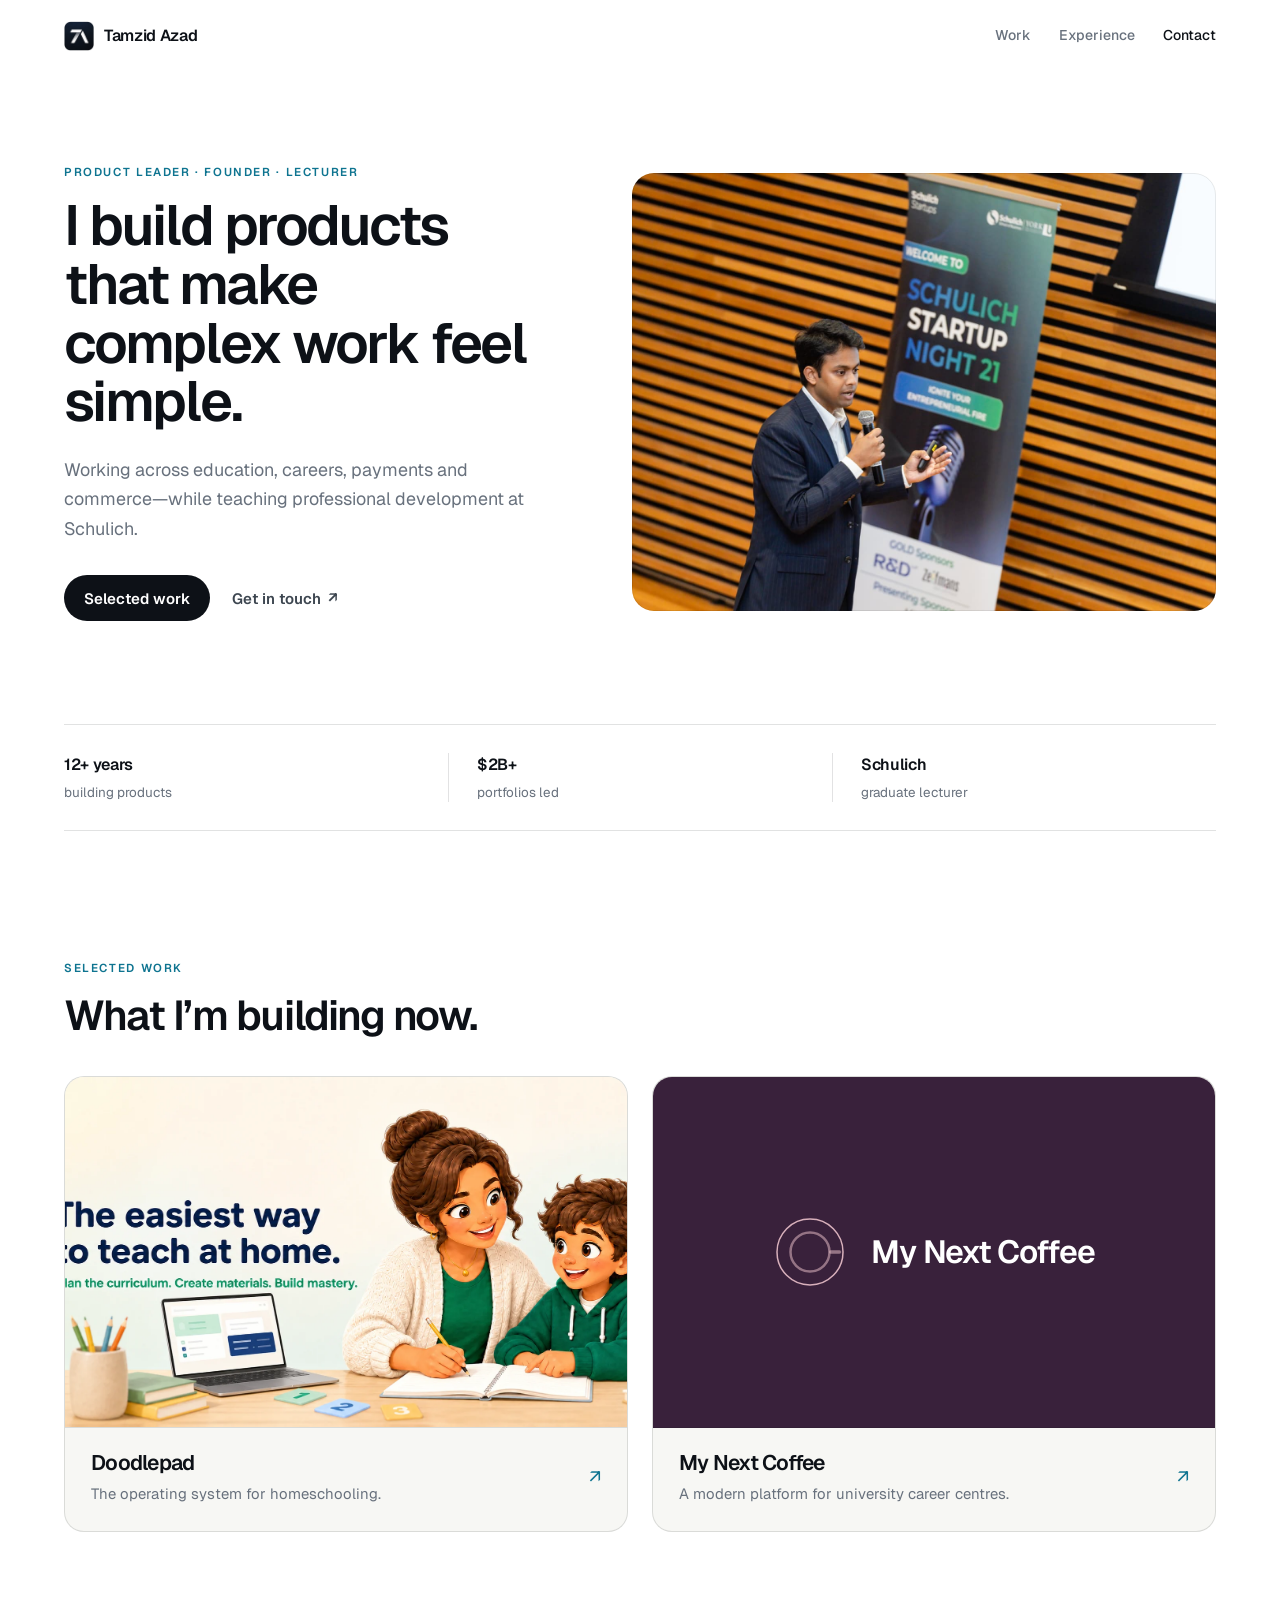
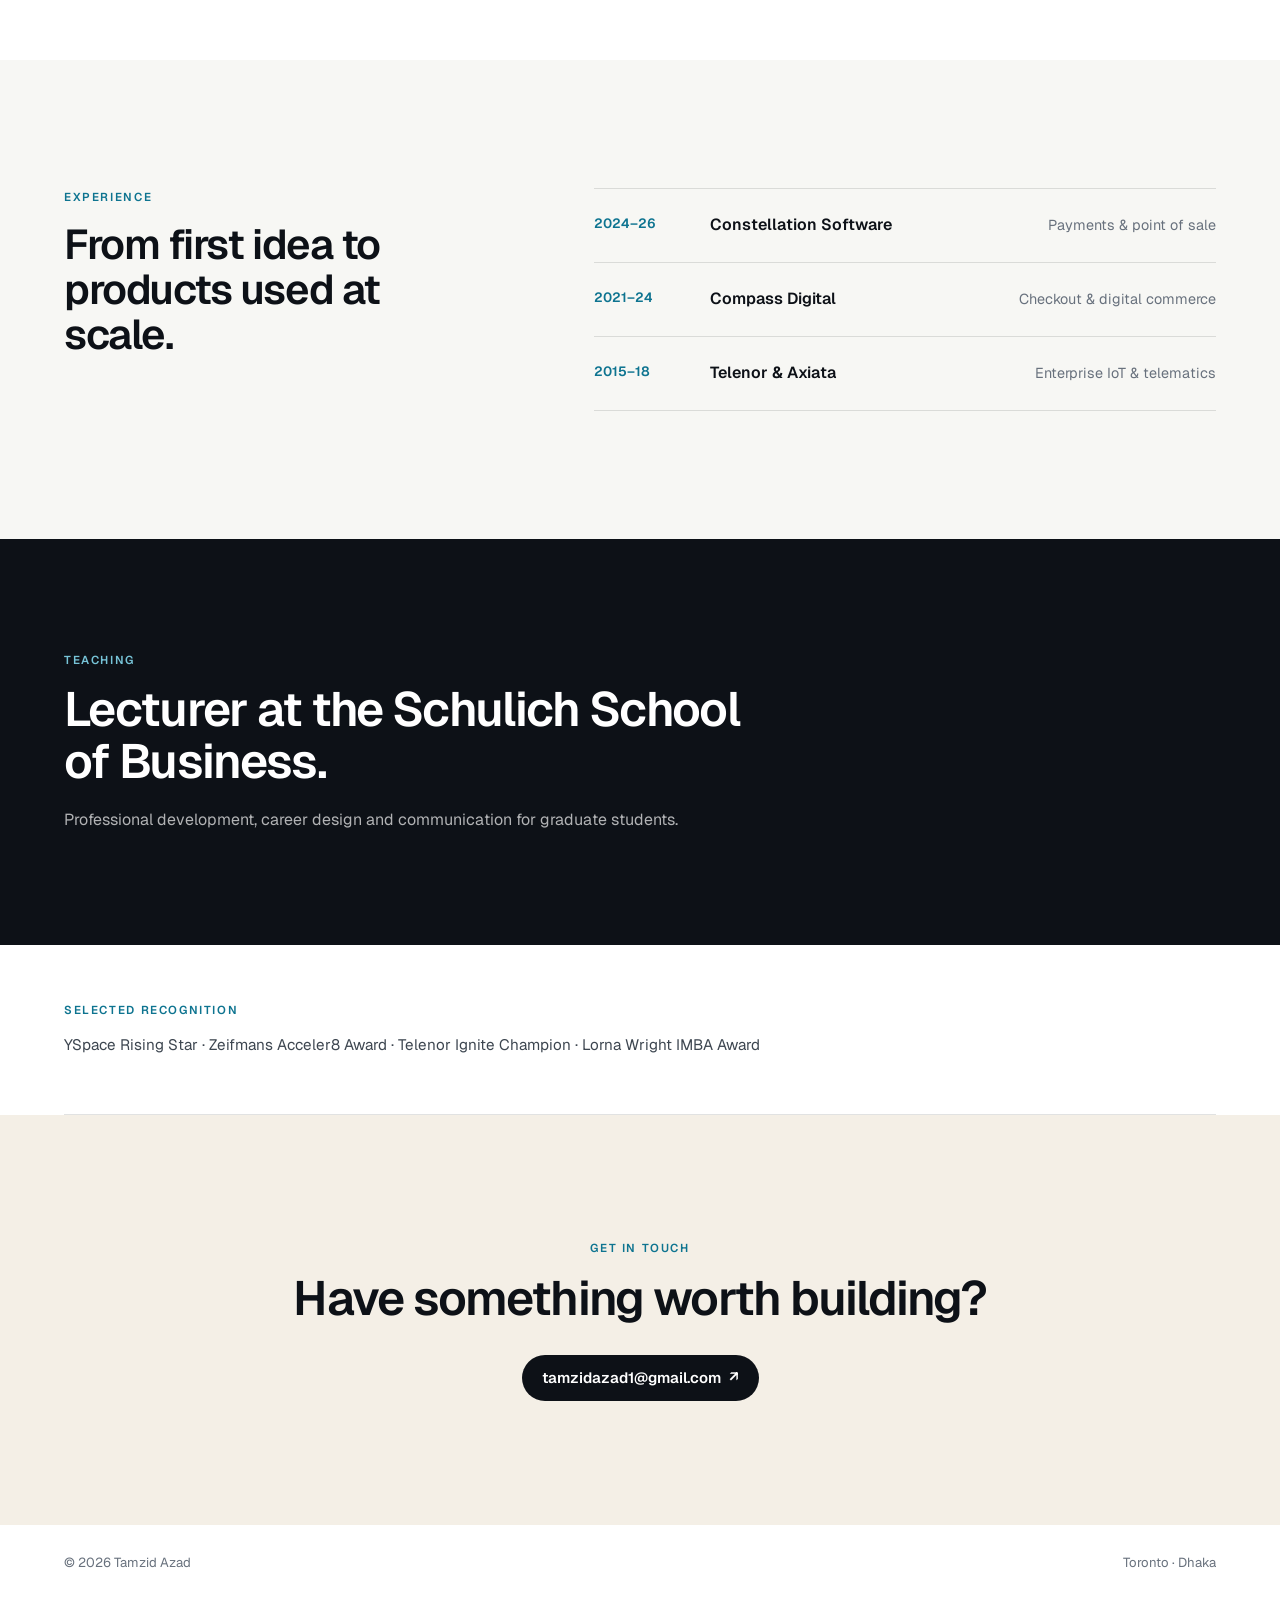
<file: index.html>
<!doctype html>
<html lang="en">
  <head>
    <meta charset="utf-8">
    <meta name="viewport" content="width=device-width, initial-scale=1">
    <title>Tamzid Azad — Product Leader, Founder &amp; Lecturer</title>
    <meta name="description" content="Tamzid Azad builds useful products across education, careers, payments and commerce—and teaches professional development at the Schulich School of Business.">
    <link rel="canonical" href="https://tamzidazad.com/">

    <meta property="og:title" content="Tamzid Azad — Product Leader, Founder &amp; Lecturer">
    <meta property="og:description" content="I build products that make complex work feel simple.">
    <meta property="og:type" content="website">
    <meta property="og:url" content="https://tamzidazad.com/">
    <meta property="og:image" content="https://tamzidazad.com/media/ventures/schulich-startup-night-2021-speaking.jpeg">
    <meta name="twitter:card" content="summary_large_image">
    <meta name="twitter:title" content="Tamzid Azad — Product Leader, Founder &amp; Lecturer">
    <meta name="twitter:description" content="I build products that make complex work feel simple.">
    <meta name="twitter:image" content="https://tamzidazad.com/media/ventures/schulich-startup-night-2021-speaking.jpeg">

    <link rel="icon" type="image/png" sizes="32x32" href="/favicon-32x32.png">
    <link rel="icon" type="image/png" sizes="16x16" href="/favicon-16x16.png">
    <link rel="apple-touch-icon" sizes="180x180" href="/apple-touch-icon.png">
    <link rel="shortcut icon" href="/favicon.ico">

    <link rel="preconnect" href="https://fonts.googleapis.com">
    <link rel="preconnect" href="https://fonts.gstatic.com" crossorigin>
    <link href="https://fonts.googleapis.com/css2?family=Geist:wght@400;500;600&amp;display=swap" rel="stylesheet">
    <link rel="stylesheet" href="/styles.css?v=20261108-r1">
  </head>
  <body>
    <a class="skip-link" href="#main">Skip to main content</a>

    <header class="site-header">
      <div class="header-inner">
        <a class="wordmark" href="/" aria-label="Tamzid Azad home">
          <img src="/assets/logo.webp" width="32" height="32" alt="" aria-hidden="true">
          <span>Tamzid Azad</span>
        </a>
        <nav aria-label="Primary navigation">
          <a href="#work">Work</a>
          <a href="#experience">Experience</a>
          <a class="nav-contact" href="mailto:tamzidazad1@gmail.com">Contact</a>
        </nav>
      </div>
    </header>

    <main id="main">
      <section class="hero" aria-labelledby="intro-title">
        <div class="shell hero-grid">
          <div class="hero-copy">
            <p class="eyebrow">Product leader · Founder · Lecturer</p>
            <h1 id="intro-title">I build products that make complex work feel simple.</h1>
            <p class="hero-intro">Working across education, careers, payments and commerce—while teaching professional development at Schulich.</p>
            <div class="hero-actions">
              <a class="button button-primary" href="#work">Selected work</a>
              <a class="text-link" href="mailto:tamzidazad1@gmail.com">Get in touch <span aria-hidden="true">↗</span></a>
            </div>
          </div>

          <figure class="hero-photo">
            <img src="/media/ventures/schulich-startup-night-2021-speaking.jpeg" width="1600" height="1067" fetchpriority="high" decoding="async" alt="Tamzid Azad speaking at Schulich Startup Night in Toronto">
          </figure>
        </div>
      </section>

      <section class="proof shell" aria-label="Career highlights" data-reveal>
        <div><strong>12+ years</strong><span>building products</span></div>
        <div><strong>$2B+</strong><span>portfolios led</span></div>
        <div><strong>Schulich</strong><span>graduate lecturer</span></div>
      </section>

      <section class="work shell" id="work" aria-labelledby="work-title">
        <header class="section-heading" data-reveal>
          <p class="eyebrow">Selected work</p>
          <h2 id="work-title">What I’m building now.</h2>
        </header>

        <div class="project-grid">
          <a class="project project-doodlepad" href="https://doodlepad.ai" target="_blank" rel="noopener" data-reveal>
            <div class="project-visual">
              <img src="/media/doodlepad/doodlepad-laptop.webp" width="1774" height="887" loading="lazy" decoding="async" alt="Doodlepad homeschooling platform">
            </div>
            <div class="project-copy">
              <div>
                <h3>Doodlepad</h3>
                <p>The operating system for homeschooling.</p>
              </div>
              <span class="project-arrow" aria-hidden="true">↗</span>
            </div>
          </a>

          <a class="project project-mnc" href="https://www.mynextcoffee.live" target="_blank" rel="noopener" data-reveal>
            <div class="project-visual mnc-visual" aria-hidden="true">
              <svg viewBox="0 0 160 160">
                <circle cx="74" cy="80" r="66" fill="none" stroke="currentColor" stroke-width="3"/>
                <circle cx="74" cy="80" r="39" fill="none" stroke="currentColor" stroke-width="5" opacity=".58"/>
                <path d="M115 80h18" fill="none" stroke="currentColor" stroke-width="7" stroke-linecap="round" opacity=".58"/>
              </svg>
              <span>My Next Coffee</span>
            </div>
            <div class="project-copy">
              <div>
                <h3>My Next Coffee</h3>
                <p>A modern platform for university career centres.</p>
              </div>
              <span class="project-arrow" aria-hidden="true">↗</span>
            </div>
          </a>
        </div>
      </section>

      <section class="experience" id="experience" aria-labelledby="experience-title">
        <div class="shell experience-grid">
          <header class="experience-intro" data-reveal>
            <p class="eyebrow">Experience</p>
            <h2 id="experience-title">From first idea to products used at scale.</h2>
          </header>

          <div class="experience-list" data-reveal>
            <div class="experience-row">
              <span class="year">2024–26</span>
              <div><strong>Constellation Software</strong><span>Payments &amp; point of sale</span></div>
            </div>
            <div class="experience-row">
              <span class="year">2021–24</span>
              <div><strong>Compass Digital</strong><span>Checkout &amp; digital commerce</span></div>
            </div>
            <div class="experience-row">
              <span class="year">2015–18</span>
              <div><strong>Telenor &amp; Axiata</strong><span>Enterprise IoT &amp; telematics</span></div>
            </div>
          </div>
        </div>
      </section>

      <section class="teaching" aria-labelledby="teaching-title">
        <div class="shell teaching-inner" data-reveal>
          <p class="eyebrow">Teaching</p>
          <h2 id="teaching-title">Lecturer at the Schulich School of Business.</h2>
          <p>Professional development, career design and communication for graduate students.</p>
        </div>
      </section>

      <section class="recognition shell" aria-labelledby="recognition-title" data-reveal>
        <p class="eyebrow" id="recognition-title">Selected recognition</p>
        <p>YSpace Rising Star · Zeifmans Acceler8 Award · Telenor Ignite Champion · Lorna Wright IMBA Award</p>
      </section>

      <section class="contact" id="contact" aria-labelledby="contact-title">
        <div class="shell contact-inner" data-reveal>
          <p class="eyebrow">Get in touch</p>
          <h2 id="contact-title">Have something worth building?</h2>
          <a class="button button-primary" href="mailto:tamzidazad1@gmail.com">tamzidazad1@gmail.com <span aria-hidden="true">↗</span></a>
        </div>
      </section>
    </main>

    <footer class="shell">
      <span>© <span id="year"></span> Tamzid Azad</span>
      <span>Toronto · Dhaka</span>
    </footer>

    <script src="/script.js"></script>
  </body>
</html>
</file>
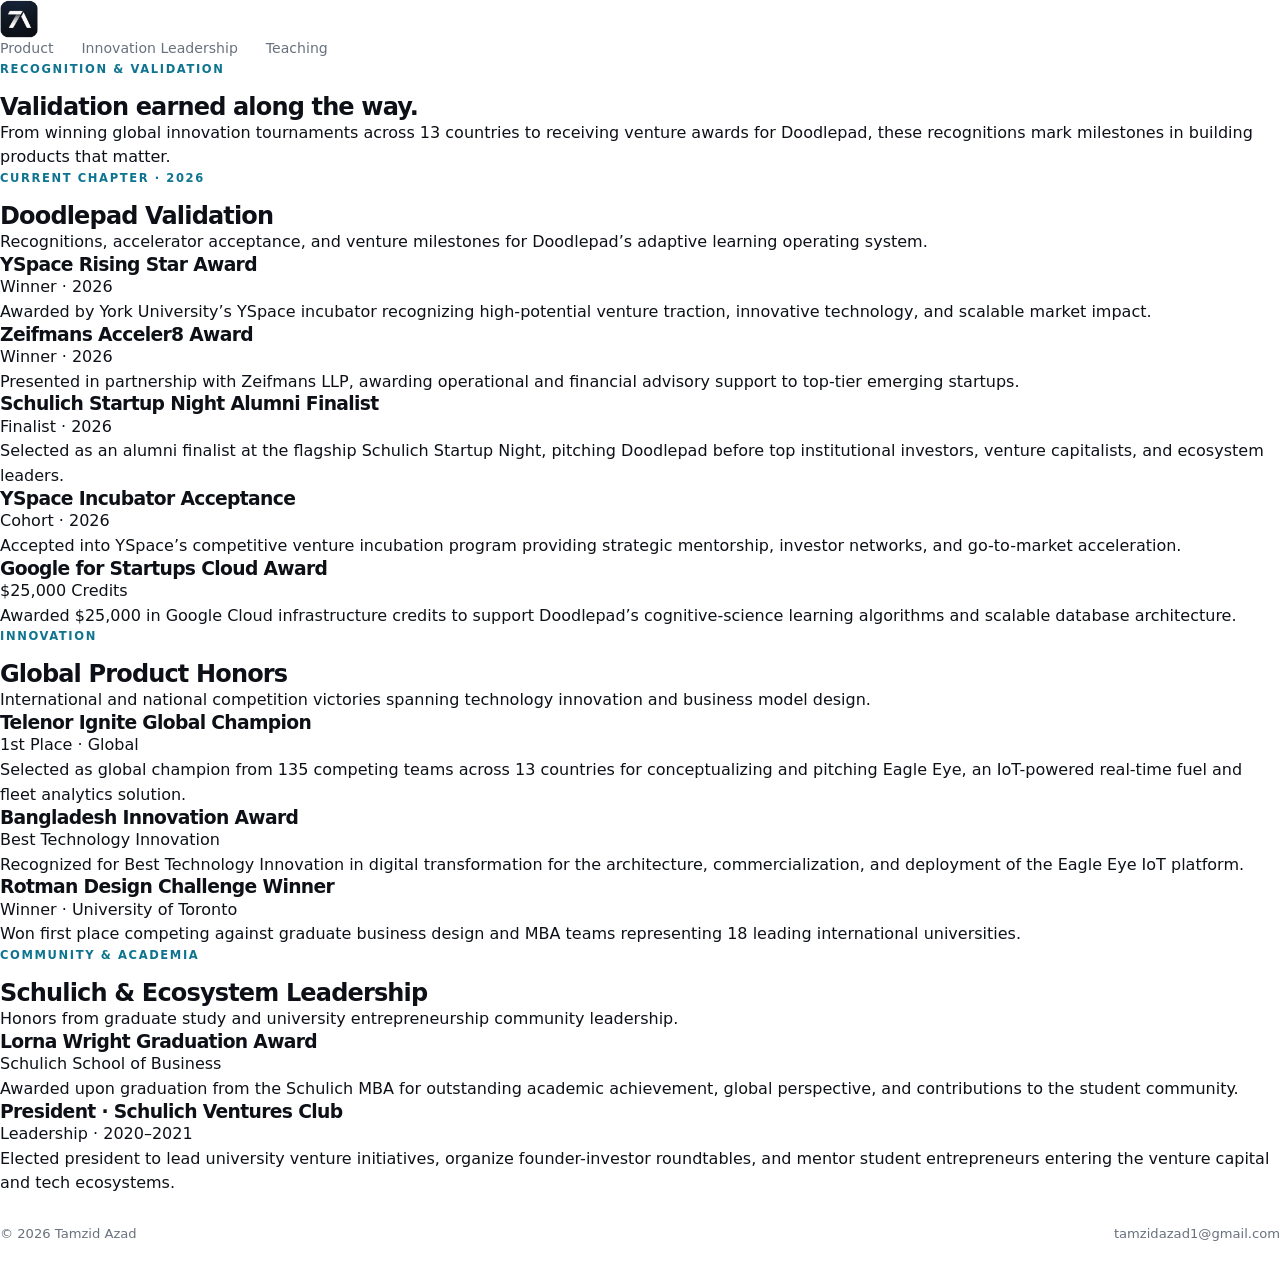
<file: awards.html>
<!doctype html>
<html lang="en">
  <head>
    <meta charset="utf-8">
    <meta name="viewport" content="width=device-width, initial-scale=1">
    <title>Awards &amp; Recognition | Tamzid Azad</title>
    <meta name="description" content="Awards, venture recognition, and leadership honors for Tamzid Azad — including Doodlepad accolades (YSpace Rising Star, Zeifmans Acceler8, Schulich Startup Night finalist) and global innovation championships.">
    <link rel="canonical" href="https://tamzidazad.com/awards">

    <!-- Open Graph -->
    <meta property="og:title" content="Awards &amp; Recognition | Tamzid Azad">
    <meta property="og:description" content="Honors across venture building, product innovation, academics, and institutional leadership.">
    <meta property="og:type" content="website">
    <meta property="og:url" content="https://tamzidazad.com/awards">
    <meta property="og:image" content="https://tamzidazad.com/media/ventures/schulich-startup-night-2021-speaking.jpeg">

    <!-- Twitter Card -->
    <meta name="twitter:card" content="summary_large_image">
    <meta name="twitter:title" content="Awards &amp; Recognition | Tamzid Azad">
    <meta name="twitter:description" content="Honors across venture building, product innovation, academics, and institutional leadership.">
    <meta name="twitter:image" content="https://tamzidazad.com/media/ventures/schulich-startup-night-2021-speaking.jpeg">

    <link rel="icon" type="image/png" sizes="32x32" href="/favicon-32x32.png">
    <link rel="icon" type="image/png" sizes="16x16" href="/favicon-16x16.png">
    <link rel="apple-touch-icon" sizes="180x180" href="/apple-touch-icon.png">
    <link rel="shortcut icon" href="/favicon.ico">
    <link rel="stylesheet" href="/styles.css?v=20260928">
  </head>
  <body>
    <a class="skip-link" href="#main">Skip to main content</a>

    <header class="site-header">
      <a class="mark" href="/" aria-label="Tamzid Azad home">
        <img src="/media/logo.png" alt="Tamzid Azad logo" width="38" height="38" loading="eager" decoding="async">
      </a>
      <nav aria-label="Primary navigation">
        <a href="/product-management">Product</a>
        <a href="/ventures">Innovation Leadership</a>
        <a href="/teaching">Teaching</a>
      </nav>
    </header>

    <main id="main">
      <section class="page-hero compact">
        <p class="eyebrow">Recognition &amp; Validation</p>
        <h1>Validation earned along the way.</h1>
        <p class="lede">
          From winning global innovation tournaments across 13 countries to receiving venture awards for Doodlepad, these recognitions mark milestones in building products that matter.
        </p>
      </section>

      <section class="section">
        <div class="awards-categories">
          <!-- 1: Doodlepad / Current Ventures -->
          <article class="awards-category">
            <div class="awards-category-meta">
              <p class="eyebrow">Current Chapter · 2026</p>
              <h2>Doodlepad Validation</h2>
              <p>Recognitions, accelerator acceptance, and venture milestones for Doodlepad’s adaptive learning operating system.</p>
            </div>
            <div class="awards-list-detailed">
              <div class="award-card">
                <div class="award-header">
                  <h3>YSpace Rising Star Award</h3>
                  <span class="award-badge">Winner · 2026</span>
                </div>
                <p>Awarded by York University’s YSpace incubator recognizing high-potential venture traction, innovative technology, and scalable market impact.</p>
              </div>

              <div class="award-card">
                <div class="award-header">
                  <h3>Zeifmans Acceler8 Award</h3>
                  <span class="award-badge">Winner · 2026</span>
                </div>
                <p>Presented in partnership with Zeifmans LLP, awarding operational and financial advisory support to top-tier emerging startups.</p>
              </div>

              <div class="award-card">
                <div class="award-header">
                  <h3>Schulich Startup Night Alumni Finalist</h3>
                  <span class="award-badge">Finalist · 2026</span>
                </div>
                <p>Selected as an alumni finalist at the flagship Schulich Startup Night, pitching Doodlepad before top institutional investors, venture capitalists, and ecosystem leaders.</p>
              </div>

              <div class="award-card">
                <div class="award-header">
                  <h3>YSpace Incubator Acceptance</h3>
                  <span class="award-badge">Cohort · 2026</span>
                </div>
                <p>Accepted into YSpace’s competitive venture incubation program providing strategic mentorship, investor networks, and go-to-market acceleration.</p>
              </div>

              <div class="award-card">
                <div class="award-header">
                  <h3>Google for Startups Cloud Award</h3>
                  <span class="award-badge">$25,000 Credits</span>
                </div>
                <p>Awarded $25,000 in Google Cloud infrastructure credits to support Doodlepad’s cognitive-science learning algorithms and scalable database architecture.</p>
              </div>
            </div>
          </article>

          <!-- 2: Product & Global Innovation -->
          <article class="awards-category">
            <div class="awards-category-meta">
              <p class="eyebrow">Innovation</p>
              <h2>Global Product Honors</h2>
              <p>International and national competition victories spanning technology innovation and business model design.</p>
            </div>
            <div class="awards-list-detailed">
              <div class="award-card">
                <div class="award-header">
                  <h3>Telenor Ignite Global Champion</h3>
                  <span class="award-badge">1st Place · Global</span>
                </div>
                <p>Selected as global champion from 135 competing teams across 13 countries for conceptualizing and pitching Eagle Eye, an IoT-powered real-time fuel and fleet analytics solution.</p>
              </div>

              <div class="award-card">
                <div class="award-header">
                  <h3>Bangladesh Innovation Award</h3>
                  <span class="award-badge">Best Technology Innovation</span>
                </div>
                <p>Recognized for Best Technology Innovation in digital transformation for the architecture, commercialization, and deployment of the Eagle Eye IoT platform.</p>
              </div>

              <div class="award-card">
                <div class="award-header">
                  <h3>Rotman Design Challenge Winner</h3>
                  <span class="award-badge">Winner · University of Toronto</span>
                </div>
                <p>Won first place competing against graduate business design and MBA teams representing 18 leading international universities.</p>
              </div>
            </div>
          </article>

          <!-- 3: Academic & Community Leadership -->
          <article class="awards-category">
            <div class="awards-category-meta">
              <p class="eyebrow">Community &amp; Academia</p>
              <h2>Schulich &amp; Ecosystem Leadership</h2>
              <p>Honors from graduate study and university entrepreneurship community leadership.</p>
            </div>
            <div class="awards-list-detailed">
              <div class="award-card">
                <div class="award-header">
                  <h3>Lorna Wright Graduation Award</h3>
                  <span class="award-badge">Schulich School of Business</span>
                </div>
                <p>Awarded upon graduation from the Schulich MBA for outstanding academic achievement, global perspective, and contributions to the student community.</p>
              </div>

              <div class="award-card">
                <div class="award-header">
                  <h3>President · Schulich Ventures Club</h3>
                  <span class="award-badge">Leadership · 2020–2021</span>
                </div>
                <p>Elected president to lead university venture initiatives, organize founder-investor roundtables, and mentor student entrepreneurs entering the venture capital and tech ecosystems.</p>
              </div>
            </div>
          </article>
        </div>
      </section>
    </main>

    <footer>
      <span>© <span id="year"></span> Tamzid Azad</span>
      <a href="mailto:tamzidazad1@gmail.com">tamzidazad1@gmail.com</a>
    </footer>
    <script src="/script.js"></script>
  </body>
</html>
</file>
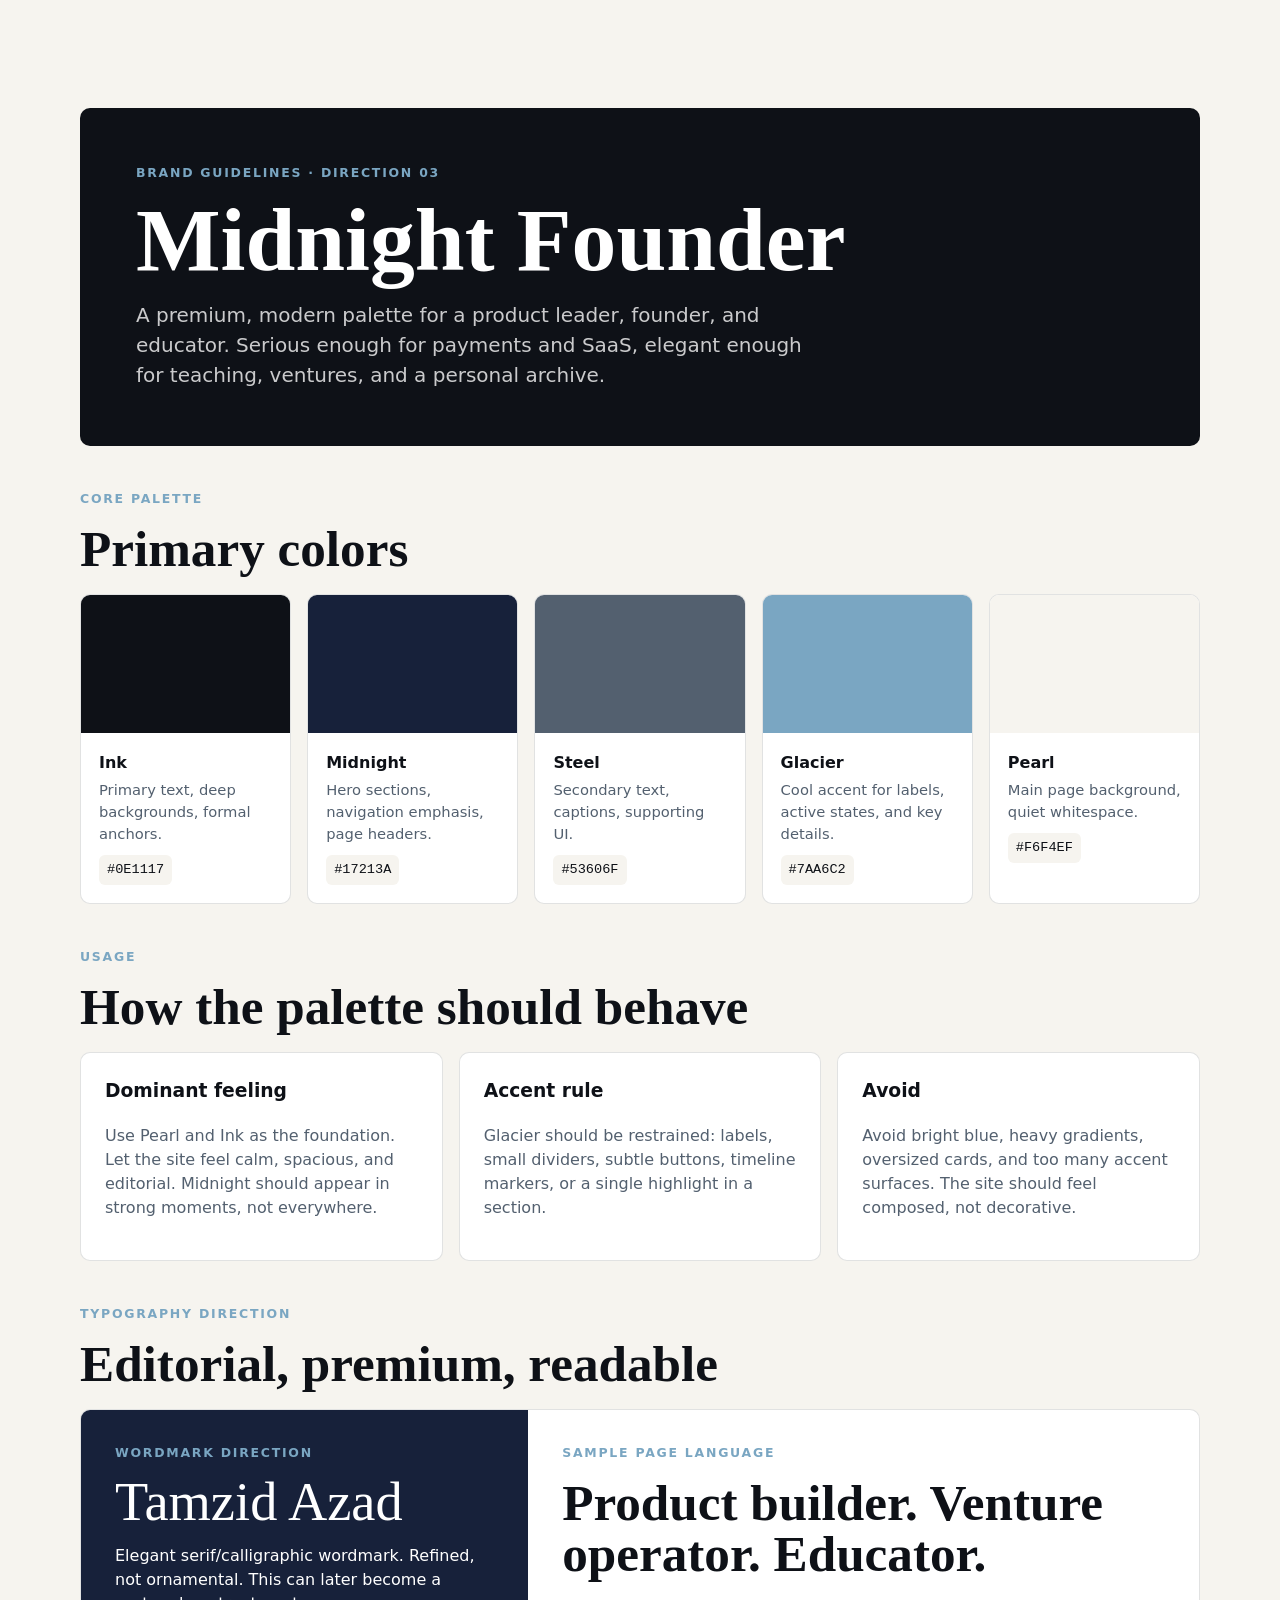
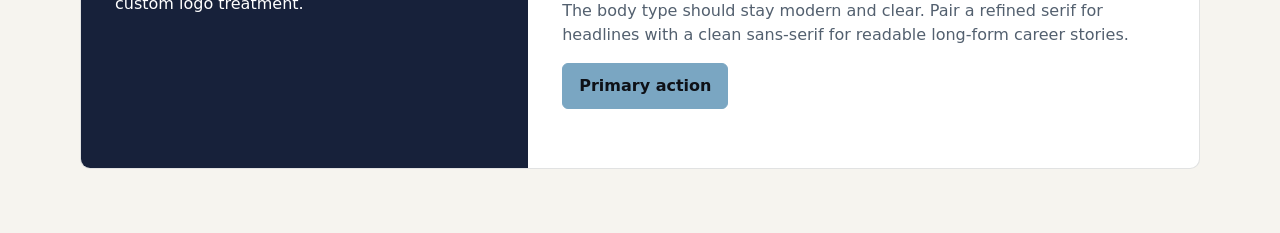
<file: brand-guidelines.html>
<!doctype html>
<html lang="en">
  <head>
    <meta charset="utf-8">
    <meta name="viewport" content="width=device-width, initial-scale=1">
    <title>Tamzid Azad Brand Guidelines</title>
    <style>
      :root {
        --ink: #0e1117;
        --midnight: #17213a;
        --steel: #53606f;
        --accent: #7aa6c2;
        --pearl: #f6f4ef;
        --white: #ffffff;
      }

      * {
        box-sizing: border-box;
      }

      body {
        margin: 0;
        color: var(--ink);
        background: var(--pearl);
        font-family: Inter, ui-sans-serif, system-ui, -apple-system, BlinkMacSystemFont, "Segoe UI", sans-serif;
        line-height: 1.5;
      }

      main {
        width: min(1120px, calc(100% - 40px));
        margin: 0 auto;
        padding: 64px 0;
      }

      .hero {
        padding: 56px;
        color: var(--white);
        background: var(--ink);
        border-radius: 10px;
      }

      .eyebrow {
        margin: 0 0 14px;
        color: var(--accent);
        font-size: 0.78rem;
        font-weight: 800;
        letter-spacing: 0.14em;
        text-transform: uppercase;
      }

      h1,
      h2,
      h3,
      p {
        margin-top: 0;
      }

      h1,
      h2 {
        font-family: Georgia, "Times New Roman", serif;
        letter-spacing: 0;
      }

      h1 {
        max-width: 760px;
        margin-bottom: 18px;
        font-size: clamp(3rem, 7vw, 6.4rem);
        line-height: 0.95;
      }

      h2 {
        margin-bottom: 20px;
        font-size: clamp(2rem, 4vw, 3.8rem);
        line-height: 1;
      }

      .lede {
        max-width: 680px;
        margin-bottom: 0;
        color: rgba(255, 255, 255, 0.78);
        font-size: 1.25rem;
      }

      section {
        margin-top: 44px;
      }

      .grid {
        display: grid;
        grid-template-columns: repeat(5, 1fr);
        gap: 16px;
      }

      .swatch {
        overflow: hidden;
        min-height: 250px;
        border: 1px solid rgba(14, 17, 23, 0.12);
        border-radius: 10px;
        background: var(--white);
      }

      .chip {
        min-height: 138px;
      }

      .swatch-content {
        padding: 18px;
      }

      .swatch h3 {
        margin-bottom: 4px;
        font-size: 1rem;
      }

      .swatch p {
        margin-bottom: 10px;
        color: var(--steel);
        font-size: 0.92rem;
      }

      code {
        display: inline-flex;
        padding: 5px 8px;
        border-radius: 6px;
        color: var(--ink);
        background: var(--pearl);
        font-family: "SFMono-Regular", Consolas, monospace;
        font-size: 0.85rem;
      }

      .usage {
        display: grid;
        grid-template-columns: repeat(3, 1fr);
        gap: 16px;
      }

      .card {
        padding: 24px;
        border: 1px solid rgba(14, 17, 23, 0.12);
        border-radius: 10px;
        background: var(--white);
      }

      .sample {
        display: grid;
        grid-template-columns: 0.8fr 1.2fr;
        min-height: 360px;
        overflow: hidden;
        border-radius: 10px;
        background: var(--white);
        border: 1px solid rgba(14, 17, 23, 0.12);
      }

      .sample-left {
        padding: 34px;
        color: var(--white);
        background: var(--midnight);
      }

      .sample-right {
        padding: 34px;
      }

      .wordmark {
        margin-bottom: 16px;
        font-family: Georgia, "Times New Roman", serif;
        font-size: 3.4rem;
        line-height: 0.95;
      }

      .button {
        display: inline-flex;
        min-height: 42px;
        align-items: center;
        justify-content: center;
        padding: 10px 16px;
        border: 1px solid var(--accent);
        border-radius: 6px;
        color: var(--ink);
        background: var(--accent);
        font-weight: 750;
      }

      .small-note {
        color: var(--steel);
      }

      @media (max-width: 900px) {
        .grid,
        .usage,
        .sample {
          grid-template-columns: 1fr;
        }

        .hero {
          padding: 34px;
        }
      }
    </style>
  </head>
  <body>
    <main>
      <section class="hero">
        <p class="eyebrow">Brand Guidelines · Direction 03</p>
        <h1>Midnight Founder</h1>
        <p class="lede">A premium, modern palette for a product leader, founder, and educator. Serious enough for payments and SaaS, elegant enough for teaching, ventures, and a personal archive.</p>
      </section>

      <section>
        <p class="eyebrow">Core Palette</p>
        <h2>Primary colors</h2>
        <div class="grid">
          <article class="swatch">
            <div class="chip" style="background:#0e1117"></div>
            <div class="swatch-content">
              <h3>Ink</h3>
              <p>Primary text, deep backgrounds, formal anchors.</p>
              <code>#0E1117</code>
            </div>
          </article>
          <article class="swatch">
            <div class="chip" style="background:#17213a"></div>
            <div class="swatch-content">
              <h3>Midnight</h3>
              <p>Hero sections, navigation emphasis, page headers.</p>
              <code>#17213A</code>
            </div>
          </article>
          <article class="swatch">
            <div class="chip" style="background:#53606f"></div>
            <div class="swatch-content">
              <h3>Steel</h3>
              <p>Secondary text, captions, supporting UI.</p>
              <code>#53606F</code>
            </div>
          </article>
          <article class="swatch">
            <div class="chip" style="background:#7aa6c2"></div>
            <div class="swatch-content">
              <h3>Glacier</h3>
              <p>Cool accent for labels, active states, and key details.</p>
              <code>#7AA6C2</code>
            </div>
          </article>
          <article class="swatch">
            <div class="chip" style="background:#f6f4ef"></div>
            <div class="swatch-content">
              <h3>Pearl</h3>
              <p>Main page background, quiet whitespace.</p>
              <code>#F6F4EF</code>
            </div>
          </article>
        </div>
      </section>

      <section>
        <p class="eyebrow">Usage</p>
        <h2>How the palette should behave</h2>
        <div class="usage">
          <article class="card">
            <h3>Dominant feeling</h3>
            <p class="small-note">Use Pearl and Ink as the foundation. Let the site feel calm, spacious, and editorial. Midnight should appear in strong moments, not everywhere.</p>
          </article>
          <article class="card">
            <h3>Accent rule</h3>
            <p class="small-note">Glacier should be restrained: labels, small dividers, subtle buttons, timeline markers, or a single highlight in a section.</p>
          </article>
          <article class="card">
            <h3>Avoid</h3>
            <p class="small-note">Avoid bright blue, heavy gradients, oversized cards, and too many accent surfaces. The site should feel composed, not decorative.</p>
          </article>
        </div>
      </section>

      <section>
        <p class="eyebrow">Typography Direction</p>
        <h2>Editorial, premium, readable</h2>
        <div class="sample">
          <div class="sample-left">
            <p class="eyebrow">Wordmark direction</p>
            <div class="wordmark">Tamzid Azad</div>
            <p>Elegant serif/calligraphic wordmark. Refined, not ornamental. This can later become a custom logo treatment.</p>
          </div>
          <div class="sample-right">
            <p class="eyebrow">Sample page language</p>
            <h2>Product builder. Venture operator. Educator.</h2>
            <p class="small-note">The body type should stay modern and clear. Pair a refined serif for headlines with a clean sans-serif for readable long-form career stories.</p>
            <a class="button">Primary action</a>
          </div>
        </div>
      </section>
    </main>
  </body>
</html>
</file>
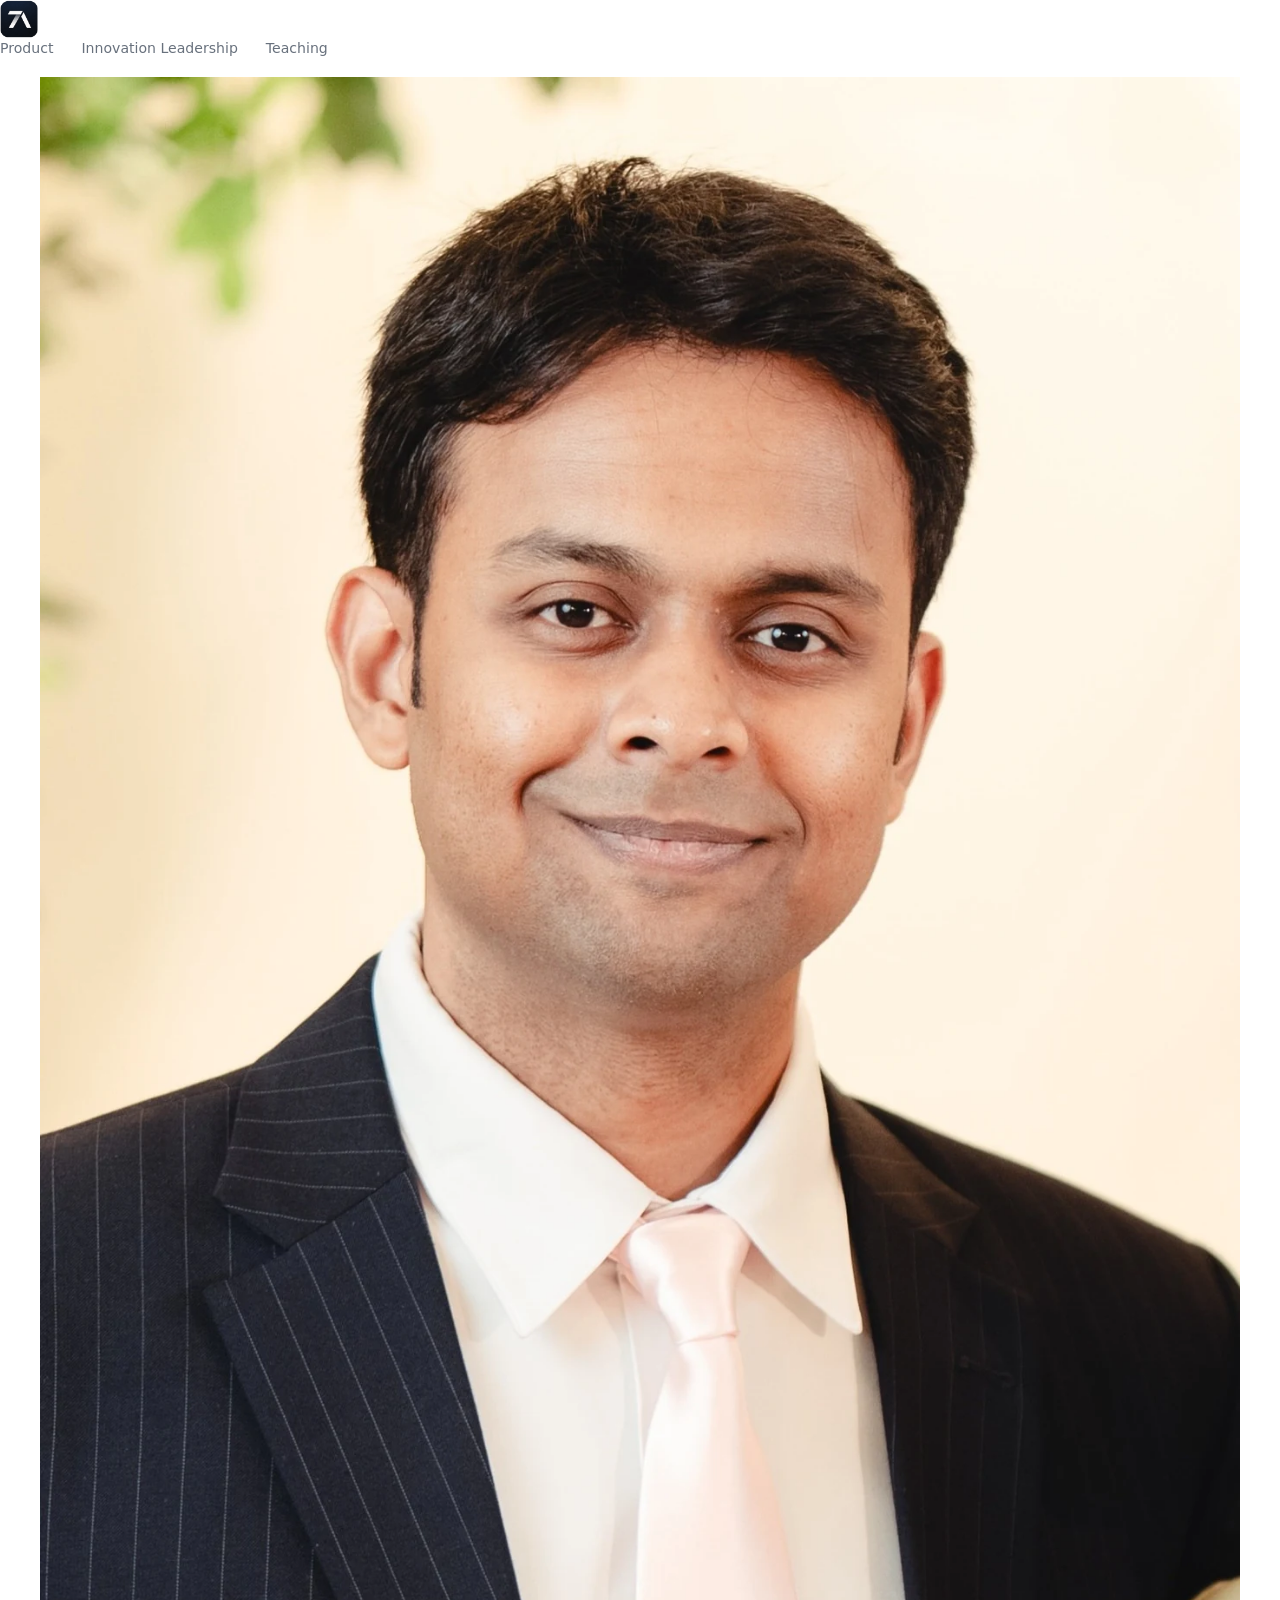
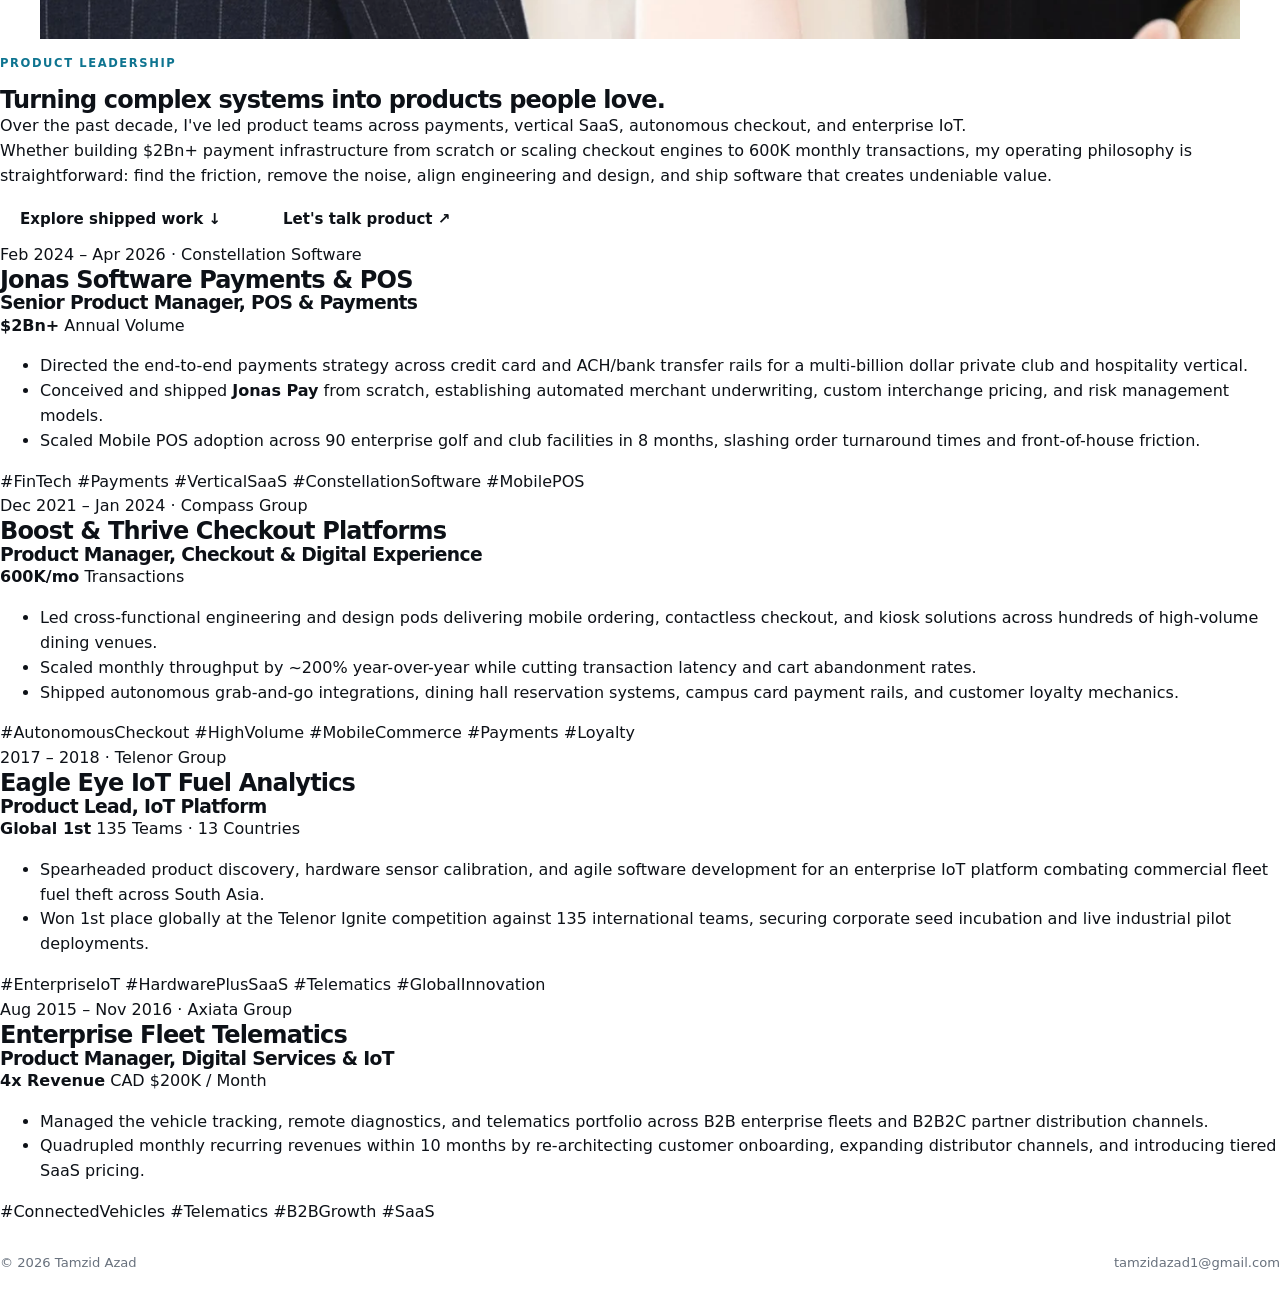
<file: product-management.html>
<!doctype html>
<html lang="en">
  <head>
    <meta charset="utf-8">
    <meta name="viewport" content="width=device-width, initial-scale=1">
    <title>Product Leadership | Tamzid Azad</title>
    <meta name="description" content="Product management portfolio of Tamzid Azad — over a decade leading products across payments, vertical SaaS, autonomous checkout, and enterprise IoT.">
    <link rel="canonical" href="https://tamzidazad.com/product-management">

    <!-- Open Graph -->
    <meta property="og:title" content="Product Leadership | Tamzid Azad">
    <meta property="og:description" content="Over a decade leading products across payments, vertical SaaS, autonomous checkout, and enterprise IoT.">
    <meta property="og:type" content="website">
    <meta property="og:url" content="https://tamzidazad.com/product-management">
    <meta property="og:image" content="https://tamzidazad.com/media/ventures/schulich-startup-night-2021-speaking.jpeg">

    <!-- Twitter Card -->
    <meta name="twitter:card" content="summary_large_image">
    <meta name="twitter:title" content="Product Leadership | Tamzid Azad">
    <meta name="twitter:description" content="Over a decade leading products across payments, vertical SaaS, autonomous checkout, and enterprise IoT.">
    <meta name="twitter:image" content="https://tamzidazad.com/media/ventures/schulich-startup-night-2021-speaking.jpeg">

    <link rel="icon" type="image/png" sizes="32x32" href="/favicon-32x32.png">
    <link rel="icon" type="image/png" sizes="16x16" href="/favicon-16x16.png">
    <link rel="apple-touch-icon" sizes="180x180" href="/apple-touch-icon.png">
    <link rel="shortcut icon" href="/favicon.ico">
    <link rel="stylesheet" href="/styles.css?v=20260928">
  </head>
  <body>
    <a class="skip-link" href="#main">Skip to main content</a>

    <header class="site-header">
      <a class="mark" href="/" aria-label="Tamzid Azad home">
        <img src="/media/logo.png" alt="Tamzid Azad logo" width="38" height="38" loading="eager" decoding="async">
      </a>
      <nav aria-label="Primary navigation">
        <a href="/product-management" aria-current="page">Product</a>
        <a href="/ventures">Innovation Leadership</a>
        <a href="/teaching">Teaching</a>
      </nav>
    </header>

    <main id="main">
      <!-- 1 — Author Intro Block with Studio Portrait (Minimalist & Visual) -->
      <section class="author-portrait-block">
        <figure class="author-portrait-figure">
          <img src="/media/tamzid-azad-portrait.webp" width="1383" height="1800" fetchpriority="high"
               alt="Tamzid Azad studio portrait">
        </figure>
        <div class="author-portrait-copy">
          <p class="eyebrow">Product Leadership</p>
          <h1>Turning complex systems into products people love.</h1>
          <p class="lede">
            Over the past decade, I've led product teams across payments, vertical SaaS, autonomous checkout, and enterprise IoT.
          </p>
          <p>
            Whether building $2Bn+ payment infrastructure from scratch or scaling checkout engines to 600K monthly transactions, my operating philosophy is straightforward: find the friction, remove the noise, align engineering and design, and ship software that creates undeniable value.
          </p>
          <div class="hero-actions" style="margin-top: 8px;">
            <a class="button primary" href="#case-studies">Explore shipped work ↓</a>
            <a class="button secondary" href="mailto:tamzidazad1@gmail.com">Let's talk product ↗</a>
          </div>
        </div>
      </section>

      <!-- 2 — Visual Case Study Cards (Image & Visual Driven) -->
      <section class="case-study-grid" id="case-studies" aria-label="Product case studies">
        <!-- 1: Jonas Software -->
        <article class="case-study-card">
          <div class="case-study-top">
            <div class="case-study-meta">
              <span>Feb 2024 – Apr 2026 · Constellation Software</span>
              <h2>Jonas Software Payments &amp; POS</h2>
              <h3>Senior Product Manager, POS &amp; Payments</h3>
            </div>
            <div class="metric-badge">
              <strong>$2Bn+</strong>
              <span>Annual Volume</span>
            </div>
          </div>
          <ul class="case-study-points">
            <li>Directed the end-to-end payments strategy across credit card and ACH/bank transfer rails for a multi-billion dollar private club and hospitality vertical.</li>
            <li>Conceived and shipped <strong>Jonas Pay</strong> from scratch, establishing automated merchant underwriting, custom interchange pricing, and risk management models.</li>
            <li>Scaled Mobile POS adoption across 90 enterprise golf and club facilities in 8 months, slashing order turnaround times and front-of-house friction.</li>
          </ul>
          <div class="tag-list">
            <span class="tag">#FinTech</span>
            <span class="tag">#Payments</span>
            <span class="tag">#VerticalSaaS</span>
            <span class="tag">#ConstellationSoftware</span>
            <span class="tag">#MobilePOS</span>
          </div>
        </article>

        <!-- 2: Compass Digital -->
        <article class="case-study-card">
          <div class="case-study-top">
            <div class="case-study-meta">
              <span>Dec 2021 – Jan 2024 · Compass Group</span>
              <h2>Boost &amp; Thrive Checkout Platforms</h2>
              <h3>Product Manager, Checkout &amp; Digital Experience</h3>
            </div>
            <div class="metric-badge">
              <strong>600K/mo</strong>
              <span>Transactions</span>
            </div>
          </div>
          <ul class="case-study-points">
            <li>Led cross-functional engineering and design pods delivering mobile ordering, contactless checkout, and kiosk solutions across hundreds of high-volume dining venues.</li>
            <li>Scaled monthly throughput by ~200% year-over-year while cutting transaction latency and cart abandonment rates.</li>
            <li>Shipped autonomous grab-and-go integrations, dining hall reservation systems, campus card payment rails, and customer loyalty mechanics.</li>
          </ul>
          <div class="tag-list">
            <span class="tag">#AutonomousCheckout</span>
            <span class="tag">#HighVolume</span>
            <span class="tag">#MobileCommerce</span>
            <span class="tag">#Payments</span>
            <span class="tag">#Loyalty</span>
          </div>
        </article>

        <!-- 3: Telenor Group -->
        <article class="case-study-card">
          <div class="case-study-top">
            <div class="case-study-meta">
              <span>2017 – 2018 · Telenor Group</span>
              <h2>Eagle Eye IoT Fuel Analytics</h2>
              <h3>Product Lead, IoT Platform</h3>
            </div>
            <div class="metric-badge">
              <strong>Global 1st</strong>
              <span>135 Teams · 13 Countries</span>
            </div>
          </div>
          <ul class="case-study-points">
            <li>Spearheaded product discovery, hardware sensor calibration, and agile software development for an enterprise IoT platform combating commercial fleet fuel theft across South Asia.</li>
            <li>Won 1st place globally at the Telenor Ignite competition against 135 international teams, securing corporate seed incubation and live industrial pilot deployments.</li>
          </ul>
          <div class="tag-list">
            <span class="tag">#EnterpriseIoT</span>
            <span class="tag">#HardwarePlusSaaS</span>
            <span class="tag">#Telematics</span>
            <span class="tag">#GlobalInnovation</span>
          </div>
        </article>

        <!-- 4: Robi Axiata -->
        <article class="case-study-card">
          <div class="case-study-top">
            <div class="case-study-meta">
              <span>Aug 2015 – Nov 2016 · Axiata Group</span>
              <h2>Enterprise Fleet Telematics</h2>
              <h3>Product Manager, Digital Services &amp; IoT</h3>
            </div>
            <div class="metric-badge">
              <strong>4x Revenue</strong>
              <span>CAD $200K / Month</span>
            </div>
          </div>
          <ul class="case-study-points">
            <li>Managed the vehicle tracking, remote diagnostics, and telematics portfolio across B2B enterprise fleets and B2B2C partner distribution channels.</li>
            <li>Quadrupled monthly recurring revenues within 10 months by re-architecting customer onboarding, expanding distributor channels, and introducing tiered SaaS pricing.</li>
          </ul>
          <div class="tag-list">
            <span class="tag">#ConnectedVehicles</span>
            <span class="tag">#Telematics</span>
            <span class="tag">#B2BGrowth</span>
            <span class="tag">#SaaS</span>
          </div>
        </article>
      </section>
    </main>

    <footer>
      <span>© <span id="year"></span> Tamzid Azad</span>
      <a href="mailto:tamzidazad1@gmail.com">tamzidazad1@gmail.com</a>
    </footer>
    <script src="/script.js"></script>
  </body>
</html>
</file>
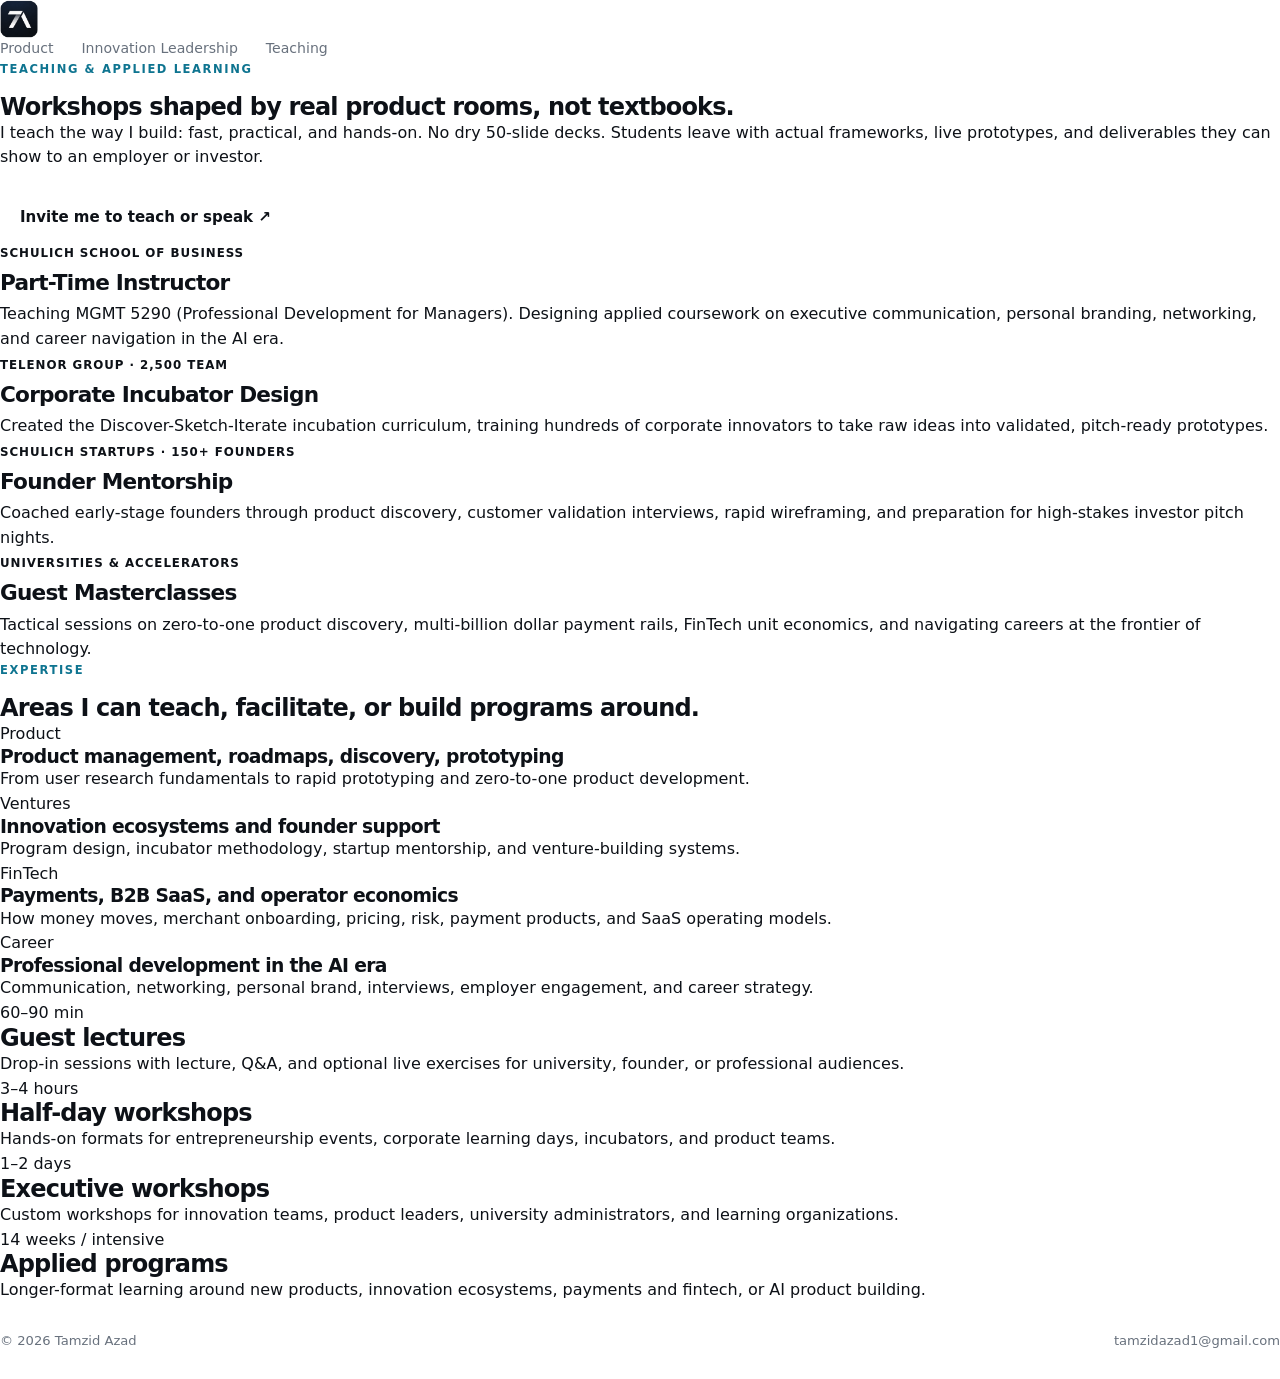
<file: teaching.html>
<!doctype html>
<html lang="en">
  <head>
    <meta charset="utf-8">
    <meta name="viewport" content="width=device-width, initial-scale=1">
    <title>Teaching &amp; Applied Learning | Tamzid Azad</title>
    <meta name="description" content="Teaching, graduate business workshops, guest lectures, and applied learning programs by Tamzid Azad — instructor at the Schulich School of Business and Founder &amp; CEO of Doodlepad.">
    <link rel="canonical" href="https://tamzidazad.com/teaching">

    <!-- Open Graph -->
    <meta property="og:title" content="Teaching &amp; Applied Learning | Tamzid Azad">
    <meta property="og:description" content="Experiential teaching, graduate business workshops, and applied programs shaped by actual product rooms.">
    <meta property="og:type" content="website">
    <meta property="og:url" content="https://tamzidazad.com/teaching">
    <meta property="og:image" content="https://tamzidazad.com/media/ventures/schulich-startup-night-2021-speaking.jpeg">

    <!-- Twitter Card -->
    <meta name="twitter:card" content="summary_large_image">
    <meta name="twitter:title" content="Teaching &amp; Applied Learning | Tamzid Azad">
    <meta name="twitter:description" content="Experiential teaching, graduate business workshops, and applied programs shaped by actual product rooms.">
    <meta name="twitter:image" content="https://tamzidazad.com/media/ventures/schulich-startup-night-2021-speaking.jpeg">

    <link rel="icon" type="image/png" sizes="32x32" href="/favicon-32x32.png">
    <link rel="icon" type="image/png" sizes="16x16" href="/favicon-16x16.png">
    <link rel="apple-touch-icon" sizes="180x180" href="/apple-touch-icon.png">
    <link rel="shortcut icon" href="/favicon.ico">
    <link rel="stylesheet" href="/styles.css?v=20260928">
  </head>
  <body>
    <a class="skip-link" href="#main">Skip to main content</a>

    <header class="site-header">
      <a class="mark" href="/" aria-label="Tamzid Azad home">
        <img src="/media/logo.png" alt="Tamzid Azad logo" width="38" height="38" loading="eager" decoding="async">
      </a>
      <nav aria-label="Primary navigation">
        <a href="/product-management">Product</a>
        <a href="/ventures">Innovation Leadership</a>
        <a href="/teaching" aria-current="page">Teaching</a>
      </nav>
    </header>

    <main id="main">
      <section class="page-hero teaching-hero">
        <p class="eyebrow">Teaching &amp; Applied Learning</p>
        <h1>Workshops shaped by real product rooms, not textbooks.</h1>
        <p class="lede">
          I teach the way I build: fast, practical, and hands-on. No dry 50-slide decks. Students leave with actual frameworks, live prototypes, and deliverables they can show to an employer or investor.
        </p>
        <div class="hero-actions" style="margin-top: 24px;">
          <a class="button primary" style="background:#fff; color: var(--midnight); border-color:#fff;" href="mailto:tamzidazad1@gmail.com">Invite me to teach or speak ↗</a>
        </div>
      </section>

      <section class="section teaching-grid expanded" aria-label="Teaching engagements">
        <article>
          <span style="color: var(--glacier-deep); font-weight: 850; letter-spacing: 0.08em; text-transform: uppercase; font-size: 0.74rem;">Schulich School of Business</span>
          <h2 style="font-size: 1.35rem; margin-top: 6px; margin-bottom: 8px;">Part-Time Instructor</h2>
          <p>Teaching MGMT 5290 (Professional Development for Managers). Designing applied coursework on executive communication, personal branding, networking, and career navigation in the AI era.</p>
        </article>
        <article>
          <span style="color: var(--glacier-deep); font-weight: 850; letter-spacing: 0.08em; text-transform: uppercase; font-size: 0.74rem;">Telenor Group · 2,500 Team</span>
          <h2 style="font-size: 1.35rem; margin-top: 6px; margin-bottom: 8px;">Corporate Incubator Design</h2>
          <p>Created the Discover-Sketch-Iterate incubation curriculum, training hundreds of corporate innovators to take raw ideas into validated, pitch-ready prototypes.</p>
        </article>
        <article>
          <span style="color: var(--glacier-deep); font-weight: 850; letter-spacing: 0.08em; text-transform: uppercase; font-size: 0.74rem;">Schulich Startups · 150+ Founders</span>
          <h2 style="font-size: 1.35rem; margin-top: 6px; margin-bottom: 8px;">Founder Mentorship</h2>
          <p>Coached early-stage founders through product discovery, customer validation interviews, rapid wireframing, and preparation for high-stakes investor pitch nights.</p>
        </article>
        <article>
          <span style="color: var(--glacier-deep); font-weight: 850; letter-spacing: 0.08em; text-transform: uppercase; font-size: 0.74rem;">Universities &amp; Accelerators</span>
          <h2 style="font-size: 1.35rem; margin-top: 6px; margin-bottom: 8px;">Guest Masterclasses</h2>
          <p>Tactical sessions on zero-to-one product discovery, multi-billion dollar payment rails, FinTech unit economics, and navigating careers at the frontier of technology.</p>
        </article>
      </section>

      <section class="section feature-band">
        <div>
          <p class="eyebrow">Expertise</p>
          <h2>Areas I can teach, facilitate, or build programs around.</h2>
        </div>
        <div class="route-grid">
          <article class="route-card">
            <span>Product</span>
            <h3>Product management, roadmaps, discovery, prototyping</h3>
            <p>From user research fundamentals to rapid prototyping and zero-to-one product development.</p>
          </article>
          <article class="route-card">
            <span>Ventures</span>
            <h3>Innovation ecosystems and founder support</h3>
            <p>Program design, incubator methodology, startup mentorship, and venture-building systems.</p>
          </article>
          <article class="route-card">
            <span>FinTech</span>
            <h3>Payments, B2B SaaS, and operator economics</h3>
            <p>How money moves, merchant onboarding, pricing, risk, payment products, and SaaS operating models.</p>
          </article>
          <article class="route-card">
            <span>Career</span>
            <h3>Professional development in the AI era</h3>
            <p>Communication, networking, personal brand, interviews, employer engagement, and career strategy.</p>
          </article>
        </div>
      </section>

      <section class="section course-list">
        <article>
          <span>60–90 min</span>
          <h2>Guest lectures</h2>
          <p>Drop-in sessions with lecture, Q&A, and optional live exercises for university, founder, or professional audiences.</p>
        </article>
        <article>
          <span>3–4 hours</span>
          <h2>Half-day workshops</h2>
          <p>Hands-on formats for entrepreneurship events, corporate learning days, incubators, and product teams.</p>
        </article>
        <article>
          <span>1–2 days</span>
          <h2>Executive workshops</h2>
          <p>Custom workshops for innovation teams, product leaders, university administrators, and learning organizations.</p>
        </article>
        <article>
          <span>14 weeks / intensive</span>
          <h2>Applied programs</h2>
          <p>Longer-format learning around new products, innovation ecosystems, payments and fintech, or AI product building.</p>
        </article>
      </section>
    </main>

    <footer>
      <span>© <span id="year"></span> Tamzid Azad</span>
      <a href="mailto:tamzidazad1@gmail.com">tamzidazad1@gmail.com</a>
    </footer>
    <script src="/script.js"></script>
  </body>
</html>
</file>
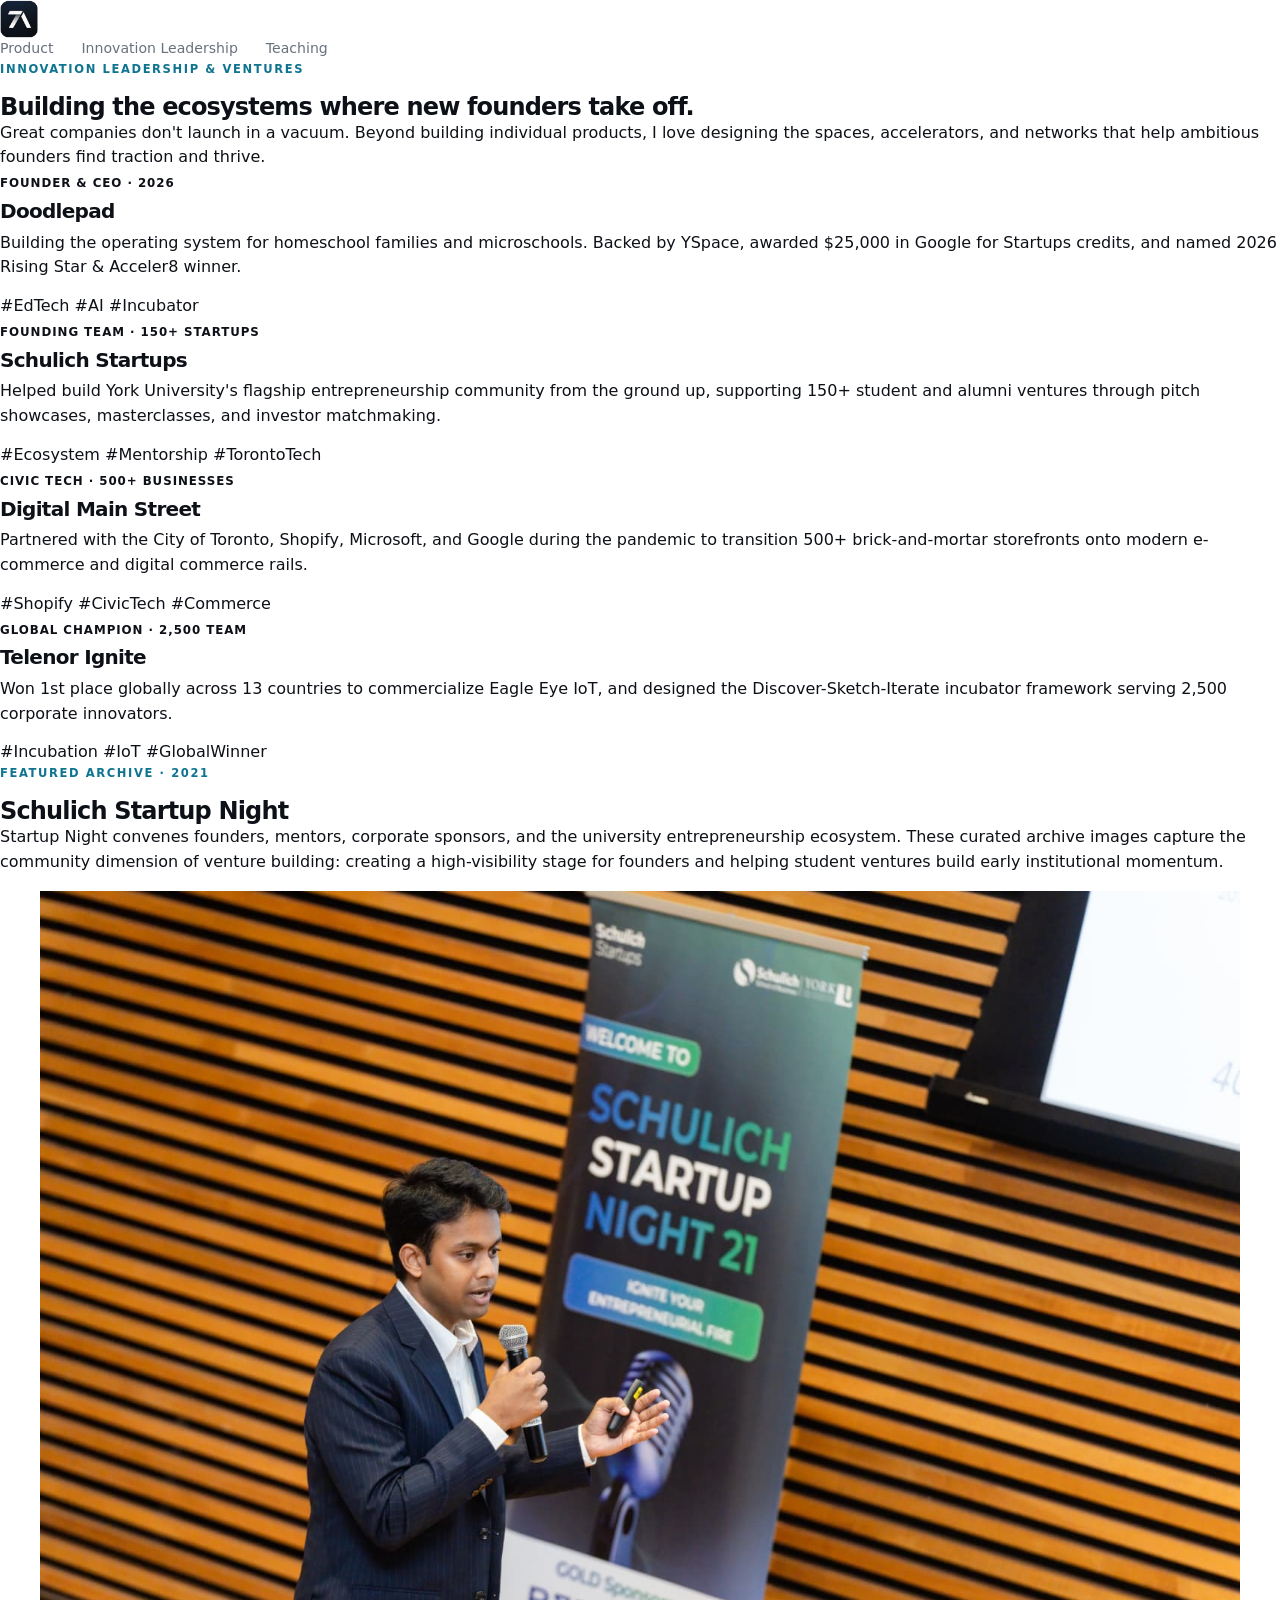
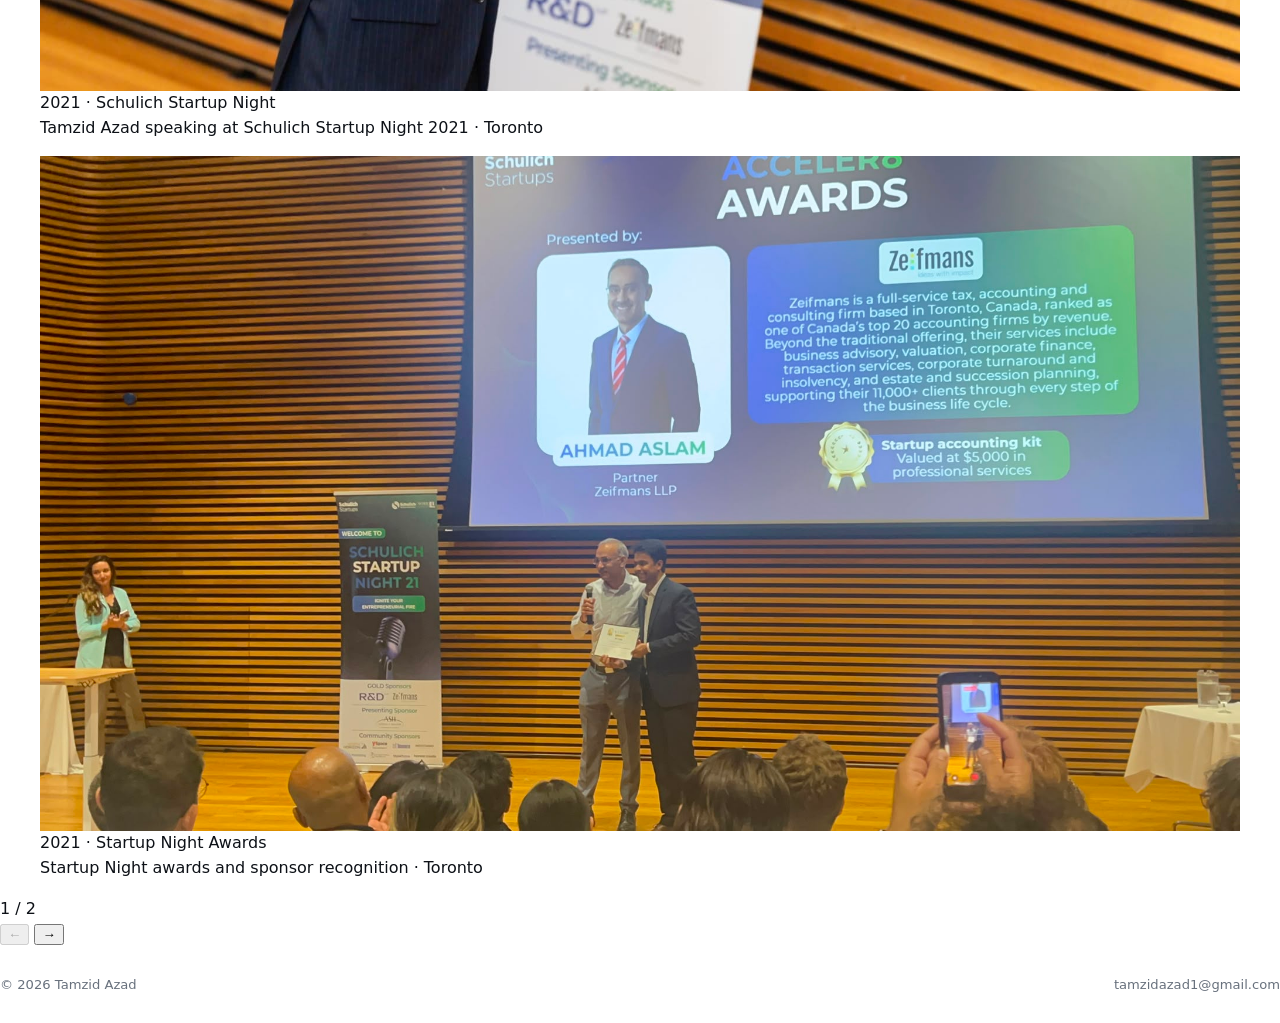
<file: ventures.html>
<!doctype html>
<html lang="en">
  <head>
    <meta charset="utf-8">
    <meta name="viewport" content="width=device-width, initial-scale=1">
    <title>Innovation Leadership &amp; Ventures | Tamzid Azad</title>
    <meta name="description" content="Innovation leadership, startup incubators, and venture ecosystems by Tamzid Azad — from founding Doodlepad (YSpace Incubator) to Schulich Startups and Digital Main Street.">
    <link rel="canonical" href="https://tamzidazad.com/ventures">

    <!-- Open Graph -->
    <meta property="og:title" content="Innovation Leadership &amp; Ventures | Tamzid Azad">
    <meta property="og:description" content="Designing venture programs, corporate incubators, and startup platforms that turn ideas into execution.">
    <meta property="og:type" content="website">
    <meta property="og:url" content="https://tamzidazad.com/ventures">
    <meta property="og:image" content="https://tamzidazad.com/media/ventures/schulich-startup-night-2021-speaking.jpeg">

    <!-- Twitter Card -->
    <meta name="twitter:card" content="summary_large_image">
    <meta name="twitter:title" content="Innovation Leadership &amp; Ventures | Tamzid Azad">
    <meta name="twitter:description" content="Designing venture programs, corporate incubators, and startup platforms that turn ideas into execution.">
    <meta name="twitter:image" content="https://tamzidazad.com/media/ventures/schulich-startup-night-2021-speaking.jpeg">

    <link rel="icon" type="image/png" sizes="32x32" href="/favicon-32x32.png">
    <link rel="icon" type="image/png" sizes="16x16" href="/favicon-16x16.png">
    <link rel="apple-touch-icon" sizes="180x180" href="/apple-touch-icon.png">
    <link rel="shortcut icon" href="/favicon.ico">
    <link rel="stylesheet" href="/styles.css?v=20260928">
  </head>
  <body>
    <a class="skip-link" href="#main">Skip to main content</a>

    <header class="site-header">
      <a class="mark" href="/" aria-label="Tamzid Azad home">
        <img src="/media/logo.png" alt="Tamzid Azad logo" width="38" height="38" loading="eager" decoding="async">
      </a>
      <nav aria-label="Primary navigation">
        <a href="/product-management">Product</a>
        <a href="/ventures" aria-current="page">Innovation Leadership</a>
        <a href="/teaching">Teaching</a>
      </nav>
    </header>

    <main id="main">
      <section class="page-hero compact">
        <p class="eyebrow">Innovation Leadership &amp; Ventures</p>
        <h1>Building the ecosystems where new founders take off.</h1>
        <p class="lede">
          Great companies don't launch in a vacuum. Beyond building individual products, I love designing the spaces, accelerators, and networks that help ambitious founders find traction and thrive.
        </p>
      </section>

      <section class="section narrative-grid" aria-label="Key ventures and platforms">
        <article>
          <span style="color: var(--glacier-deep); font-weight: 850; letter-spacing: 0.08em; text-transform: uppercase; font-size: 0.74rem;">Founder &amp; CEO · 2026</span>
          <h3 style="font-size: 1.25rem; margin-top: 6px; margin-bottom: 8px;">Doodlepad</h3>
          <p>Building the operating system for homeschool families and microschools. Backed by YSpace, awarded $25,000 in Google for Startups credits, and named 2026 Rising Star &amp; Acceler8 winner.</p>
          <div class="tag-list" style="margin-top: 14px;">
            <span class="tag">#EdTech</span>
            <span class="tag">#AI</span>
            <span class="tag">#Incubator</span>
          </div>
        </article>
        <article>
          <span style="color: var(--glacier-deep); font-weight: 850; letter-spacing: 0.08em; text-transform: uppercase; font-size: 0.74rem;">Founding Team · 150+ Startups</span>
          <h3 style="font-size: 1.25rem; margin-top: 6px; margin-bottom: 8px;">Schulich Startups</h3>
          <p>Helped build York University's flagship entrepreneurship community from the ground up, supporting 150+ student and alumni ventures through pitch showcases, masterclasses, and investor matchmaking.</p>
          <div class="tag-list" style="margin-top: 14px;">
            <span class="tag">#Ecosystem</span>
            <span class="tag">#Mentorship</span>
            <span class="tag">#TorontoTech</span>
          </div>
        </article>
        <article>
          <span style="color: var(--glacier-deep); font-weight: 850; letter-spacing: 0.08em; text-transform: uppercase; font-size: 0.74rem;">Civic Tech · 500+ Businesses</span>
          <h3 style="font-size: 1.25rem; margin-top: 6px; margin-bottom: 8px;">Digital Main Street</h3>
          <p>Partnered with the City of Toronto, Shopify, Microsoft, and Google during the pandemic to transition 500+ brick-and-mortar storefronts onto modern e-commerce and digital commerce rails.</p>
          <div class="tag-list" style="margin-top: 14px;">
            <span class="tag">#Shopify</span>
            <span class="tag">#CivicTech</span>
            <span class="tag">#Commerce</span>
          </div>
        </article>
        <article>
          <span style="color: var(--glacier-deep); font-weight: 850; letter-spacing: 0.08em; text-transform: uppercase; font-size: 0.74rem;">Global Champion · 2,500 Team</span>
          <h3 style="font-size: 1.25rem; margin-top: 6px; margin-bottom: 8px;">Telenor Ignite</h3>
          <p>Won 1st place globally across 13 countries to commercialize Eagle Eye IoT, and designed the Discover-Sketch-Iterate incubator framework serving 2,500 corporate innovators.</p>
          <div class="tag-list" style="margin-top: 14px;">
            <span class="tag">#Incubation</span>
            <span class="tag">#IoT</span>
            <span class="tag">#GlobalWinner</span>
          </div>
        </article>
      </section>

      <section class="section media-feature">
        <div class="media-copy">
          <p class="eyebrow">Featured Archive · 2021</p>
          <h2>Schulich Startup Night</h2>
          <p>
            Startup Night convenes founders, mentors, corporate sponsors, and the university
            entrepreneurship ecosystem. These curated archive images capture the community
            dimension of venture building: creating a high-visibility stage for founders and
            helping student ventures build early institutional momentum.
          </p>
        </div>

        <!-- Reusable Photo Carousel Component -->
        <div class="carousel-container" data-carousel-id="schulich-startup-night-2021" role="region" aria-roledescription="carousel" aria-label="Schulich Startup Night 2021 Photo Archive">
          <div class="carousel-track" tabindex="0" aria-label="Photo carousel slides">
            <!-- Slide 1 -->
            <figure class="carousel-slide" aria-roledescription="slide" aria-label="Slide 1 of 2">
              <img src="/media/ventures/schulich-startup-night-2021-speaking.jpeg" width="1600" height="1067" loading="lazy"
                   alt="Tamzid Azad speaking with a microphone on stage at Schulich Startup Night 2021 in Toronto">
              <figcaption>
                <span class="carousel-tag">2021 · Schulich Startup Night</span>
                <p>Tamzid Azad speaking at Schulich Startup Night 2021 · Toronto</p>
              </figcaption>
            </figure>

            <!-- Slide 2 -->
            <figure class="carousel-slide" aria-roledescription="slide" aria-label="Slide 2 of 2">
              <img src="/media/ventures/schulich-startup-night-2021-awards.jpeg" width="1600" height="1067" loading="lazy"
                   alt="Tamzid Azad on stage during the awards presentation at Schulich Startup Night 2021">
              <figcaption>
                <span class="carousel-tag">2021 · Startup Night Awards</span>
                <p>Startup Night awards and sponsor recognition · Toronto</p>
              </figcaption>
            </figure>
          </div>

          <div class="carousel-controls">
            <span class="carousel-counter" aria-live="polite">1 / 2</span>
            <div class="carousel-nav-group">
              <button type="button" class="carousel-btn prev" aria-label="Previous slide" disabled>←</button>
              <button type="button" class="carousel-btn next" aria-label="Next slide">→</button>
            </div>
          </div>
        </div>
      </section>
    </main>

    <footer>
      <span>© <span id="year"></span> Tamzid Azad</span>
      <a href="mailto:tamzidazad1@gmail.com">tamzidazad1@gmail.com</a>
    </footer>
    <script src="/script.js"></script>
  </body>
</html>
</file>
<file: styles.css>
:root {
  --bg: #ffffff;
  --paper: #f7f7f4;
  --sand: #f4efe6;
  --ink: #0d1117;
  --ink-soft: #3d4650;
  --muted: #68717d;
  --line: rgba(13, 17, 23, 0.12);
  --accent: #0e7490;
  --accent-deep: #0c6378;
  --font: "Geist", system-ui, -apple-system, sans-serif;
  --max: 1160px;
  --gutter: clamp(20px, 5vw, 64px);
}

* { box-sizing: border-box; }
html { scroll-behavior: smooth; }

body {
  margin: 0;
  color: var(--ink);
  background: var(--bg);
  font-family: var(--font);
  line-height: 1.55;
  -webkit-font-smoothing: antialiased;
  text-rendering: optimizeLegibility;
}

h1, h2, h3, p { margin: 0; }
h1, h2, h3 { font-weight: 600; letter-spacing: -0.035em; line-height: 1.08; }
a { color: inherit; text-decoration: none; }
img { display: block; max-width: 100%; height: auto; }
.shell { width: min(var(--max), calc(100% - var(--gutter) * 2)); margin-inline: auto; }

.skip-link {
  position: fixed;
  left: 16px;
  top: -60px;
  z-index: 100;
  padding: 10px 14px;
  color: #fff;
  background: var(--ink);
  border-radius: 8px;
}
.skip-link:focus { top: 12px; }

.eyebrow {
  margin-bottom: 16px;
  color: var(--accent);
  font-size: 0.72rem;
  font-weight: 600;
  letter-spacing: 0.14em;
  text-transform: uppercase;
}

.button {
  display: inline-flex;
  align-items: center;
  justify-content: center;
  gap: 8px;
  min-height: 46px;
  padding: 0 20px;
  border-radius: 999px;
  font-size: 0.94rem;
  font-weight: 600;
  transition: transform 180ms ease, background-color 180ms ease;
}
.button:hover { transform: translateY(-2px); }
.button-primary { color: #fff; background: var(--ink); }
.button-primary:hover { background: var(--accent-deep); }
.text-link {
  display: inline-flex;
  align-items: center;
  gap: 7px;
  color: var(--ink-soft);
  font-size: 0.94rem;
  font-weight: 600;
}
.text-link span { transition: transform 180ms ease; }
.text-link:hover span { transform: translate(2px, -2px); }

/* Header */
.site-header {
  position: sticky;
  top: 0;
  z-index: 50;
  background: rgba(255, 255, 255, 0.88);
  backdrop-filter: blur(14px);
  border-bottom: 1px solid transparent;
  transition: border-color 180ms ease;
}
.site-header.is-scrolled { border-bottom-color: var(--line); }
.header-inner {
  width: min(var(--max), calc(100% - var(--gutter) * 2));
  min-height: 72px;
  margin-inline: auto;
  display: flex;
  align-items: center;
  justify-content: space-between;
}
.wordmark { display: inline-flex; align-items: center; gap: 10px; font-size: 1rem; font-weight: 600; letter-spacing: -0.02em; }
.wordmark img { width: 30px; height: 30px; }
.site-header nav { display: flex; align-items: center; gap: 28px; }
.site-header nav a { color: var(--muted); font-size: 0.88rem; font-weight: 500; }
.site-header nav a:hover { color: var(--ink); }
.site-header nav .nav-contact { color: var(--ink); }

/* Hero */
.hero { padding: clamp(54px, 7vw, 92px) 0 clamp(60px, 8vw, 108px); }
.hero-grid {
  display: grid;
  grid-template-columns: minmax(0, 0.9fr) minmax(420px, 1.1fr);
  gap: clamp(40px, 7vw, 92px);
  align-items: center;
}
.hero-copy { max-width: 570px; }
.hero h1 {
  max-width: 15ch;
  font-size: clamp(2.25rem, 4.4vw, 3.65rem);
  line-height: 1.04;
}
.hero-intro {
  max-width: 50ch;
  margin-top: 24px;
  color: var(--muted);
  font-size: clamp(1rem, 1.5vw, 1.12rem);
  line-height: 1.65;
}
.hero-actions { display: flex; align-items: center; gap: 22px; margin-top: 32px; }
.hero-photo {
  position: relative;
  margin: 0;
  overflow: hidden;
  background: var(--sand);
  border-radius: 22px;
}
.hero-photo::after { content: ""; position: absolute; inset: 0; border: 1px solid rgba(13, 17, 23, 0.08); border-radius: inherit; pointer-events: none; }
.hero-photo img { width: 100%; aspect-ratio: 4 / 3; object-fit: cover; object-position: 34% 36%; }

/* Proof */
.proof {
  display: grid;
  grid-template-columns: repeat(3, 1fr);
  padding: 28px 0;
  border-top: 1px solid var(--line);
  border-bottom: 1px solid var(--line);
}
.proof > div { display: flex; flex-direction: column; gap: 4px; padding: 0 28px; border-left: 1px solid var(--line); }
.proof > div:first-child { padding-left: 0; border-left: 0; }
.proof strong { font-size: 1rem; font-weight: 600; letter-spacing: -0.02em; }
.proof span { color: var(--muted); font-size: 0.84rem; }

/* Selected work */
.work { padding: clamp(80px, 10vw, 132px) 0; }
.section-heading { margin-bottom: 38px; }
.section-heading h2, .experience-intro h2 { font-size: clamp(1.9rem, 3.4vw, 2.6rem); }
.project-grid { display: grid; grid-template-columns: 1fr 1fr; gap: 24px; }
.project {
  overflow: hidden;
  background: var(--paper);
  border: 1px solid var(--line);
  border-radius: 20px;
  transition: transform 180ms ease, border-color 180ms ease;
}
.project:hover { transform: translateY(-4px); border-color: rgba(13, 17, 23, 0.24); }
.project-visual { aspect-ratio: 16 / 10; overflow: hidden; border-bottom: 1px solid var(--line); }
.project-visual img { width: 100%; height: 100%; object-fit: cover; transition: transform 500ms ease; }
.project:hover .project-visual img { transform: scale(1.025); }
.project-copy { display: flex; align-items: center; justify-content: space-between; gap: 20px; padding: 24px 26px 26px; }
.project-copy h3 { margin-bottom: 7px; font-size: 1.32rem; }
.project-copy p { color: var(--muted); font-size: 0.93rem; }
.project-arrow { flex: none; color: var(--accent); font-size: 1.2rem; transition: transform 180ms ease; }
.project:hover .project-arrow { transform: translate(2px, -2px); }
.mnc-visual {
  display: flex;
  align-items: center;
  justify-content: center;
  gap: 18px;
  color: #d8b0bb;
  background: #39213b;
}
.mnc-visual svg { width: 80px; height: 80px; }
.mnc-visual span { color: #fff; font-size: clamp(1.35rem, 2.5vw, 2rem); font-weight: 600; letter-spacing: -0.04em; }

/* Experience */
.experience { padding: clamp(80px, 10vw, 132px) 0; background: var(--paper); }
.experience-grid { display: grid; grid-template-columns: 0.8fr 1.2fr; gap: clamp(48px, 9vw, 120px); }
.experience-intro h2 { max-width: 13ch; }
.experience-list { border-top: 1px solid var(--line); }
.experience-row {
  display: grid;
  grid-template-columns: 92px 1fr;
  gap: 24px;
  padding: 24px 0;
  border-bottom: 1px solid var(--line);
}
.experience-row .year { color: var(--accent); font-size: 0.84rem; font-weight: 600; }
.experience-row div { display: flex; align-items: baseline; justify-content: space-between; gap: 28px; }
.experience-row strong { font-size: 1rem; font-weight: 600; }
.experience-row div span { color: var(--muted); font-size: 0.9rem; text-align: right; }

/* Teaching */
.teaching { color: #fff; background: var(--ink); }
.teaching-inner { padding: clamp(72px, 9vw, 112px) 0; }
.teaching .eyebrow { color: #77c4d8; }
.teaching h2 { max-width: 720px; font-size: clamp(2rem, 4vw, 3rem); }
.teaching p:last-child { max-width: 620px; margin-top: 20px; color: rgba(255, 255, 255, 0.68); font-size: 1rem; }

/* Recognition */
.recognition { padding: 56px 0; border-bottom: 1px solid var(--line); }
.recognition .eyebrow { margin-bottom: 12px; }
.recognition > p:last-child { max-width: 880px; color: var(--ink-soft); font-size: 0.95rem; line-height: 1.8; }

/* Contact */
.contact { background: var(--sand); }
.contact-inner { padding: clamp(76px, 10vw, 124px) 0; text-align: center; }
.contact h2 { margin-bottom: 30px; font-size: clamp(2rem, 4vw, 3rem); }

footer {
  display: flex;
  align-items: center;
  justify-content: space-between;
  gap: 20px;
  padding: 28px 0;
  color: var(--muted);
  font-size: 0.82rem;
}

[data-reveal] { opacity: 0; transform: translateY(14px); transition: opacity 520ms ease, transform 520ms ease; }
[data-reveal].in { opacity: 1; transform: none; }

@media (max-width: 900px) {
  .hero-grid { grid-template-columns: 1fr; gap: 40px; }
  .hero-copy { max-width: 650px; }
  .hero h1 { max-width: 17ch; }
  .hero-photo img { aspect-ratio: 16 / 10; }
  .experience-grid { grid-template-columns: 1fr; gap: 42px; }
  .experience-intro h2 { max-width: 18ch; }
}

@media (max-width: 680px) {
  .header-inner { min-height: 64px; }
  .site-header nav { gap: 18px; }
  .site-header nav a:not(.nav-contact) { display: none; }
  .hero { padding-top: 44px; }
  .hero-actions { align-items: flex-start; flex-direction: column; gap: 18px; }
  .proof { grid-template-columns: 1fr; padding: 0; }
  .proof > div, .proof > div:first-child { padding: 18px 0; border-left: 0; border-top: 1px solid var(--line); }
  .proof > div:first-child { border-top: 0; }
  .project-grid { grid-template-columns: 1fr; }
  .project-copy { padding: 21px 22px 23px; }
  .mnc-visual svg { width: 62px; height: 62px; }
  .experience-row { grid-template-columns: 74px 1fr; gap: 16px; }
  .experience-row div { align-items: flex-start; flex-direction: column; gap: 4px; }
  .experience-row div span { text-align: left; }
  footer { align-items: flex-start; flex-direction: column; }
}

@media (prefers-reduced-motion: reduce) {
  html { scroll-behavior: auto; }
  *, *::before, *::after { scroll-behavior: auto !important; transition: none !important; }
  [data-reveal] { opacity: 1; transform: none; }
}
</file>
